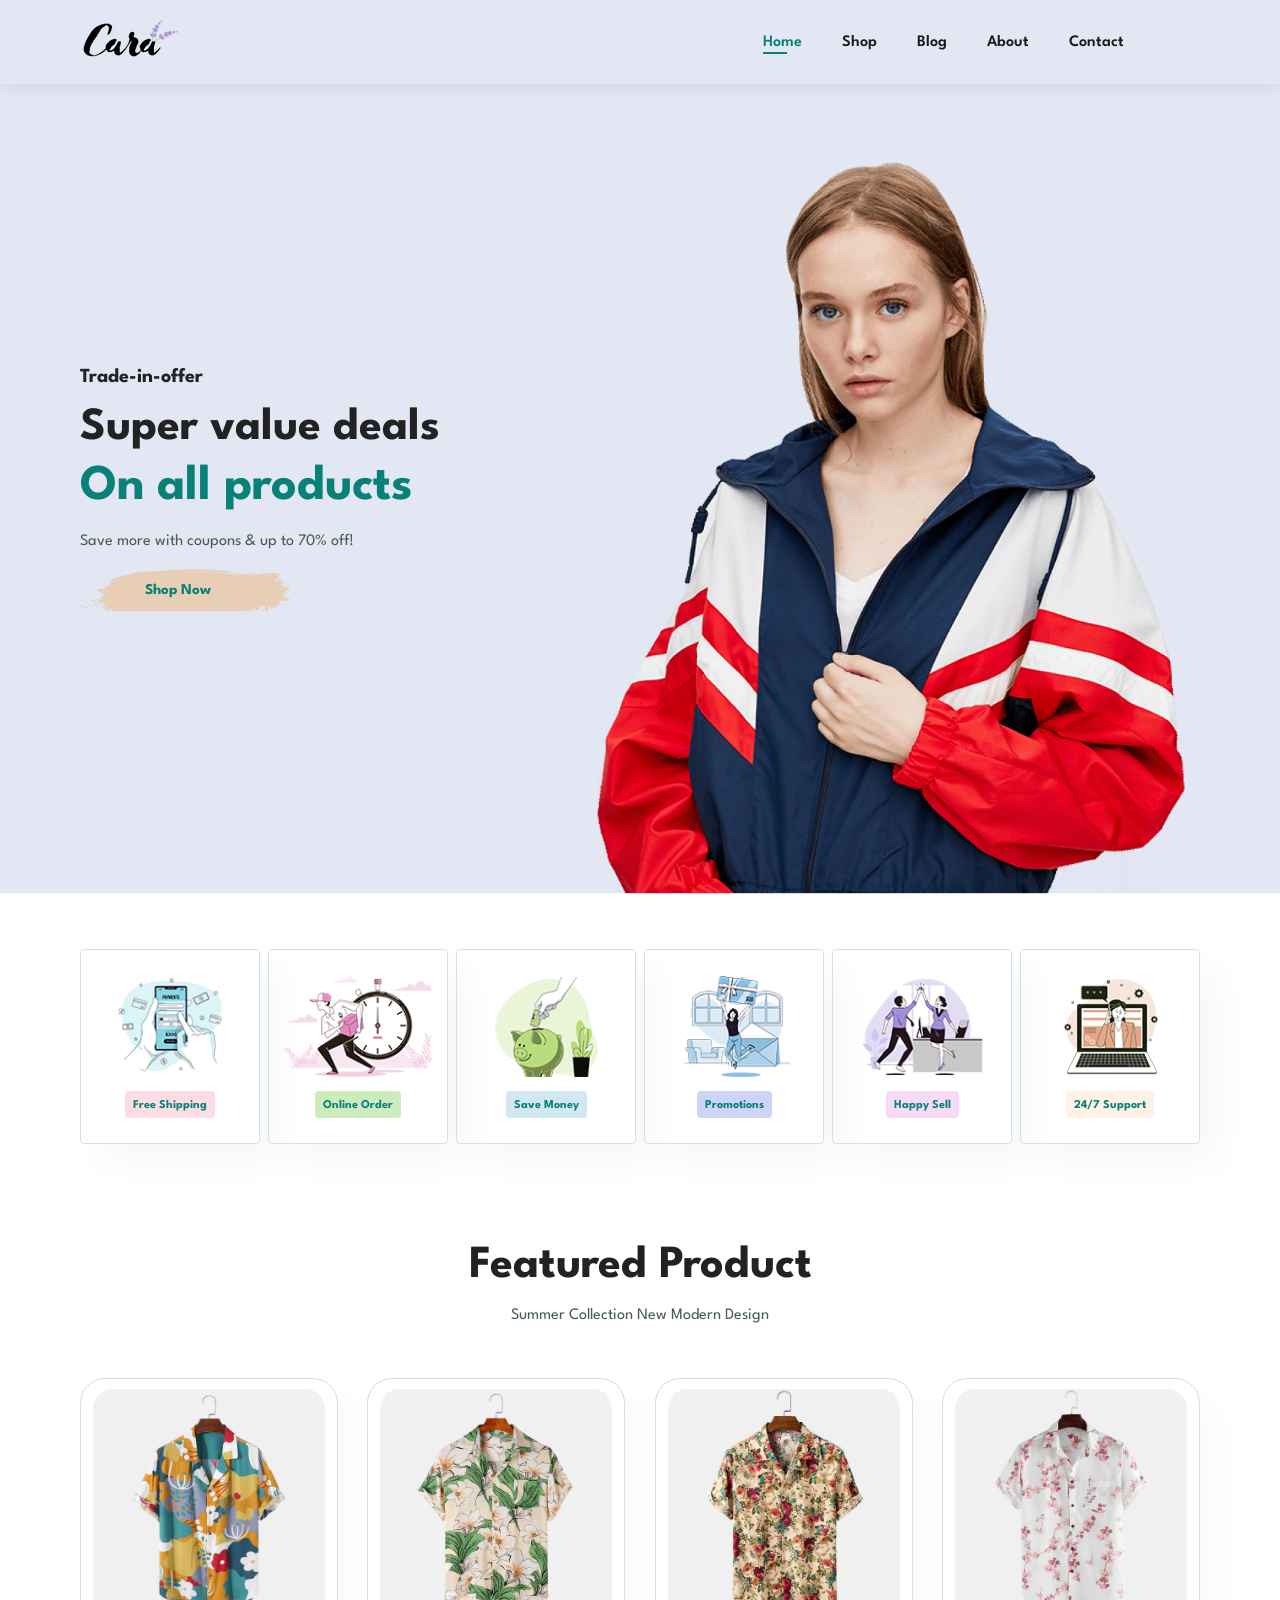
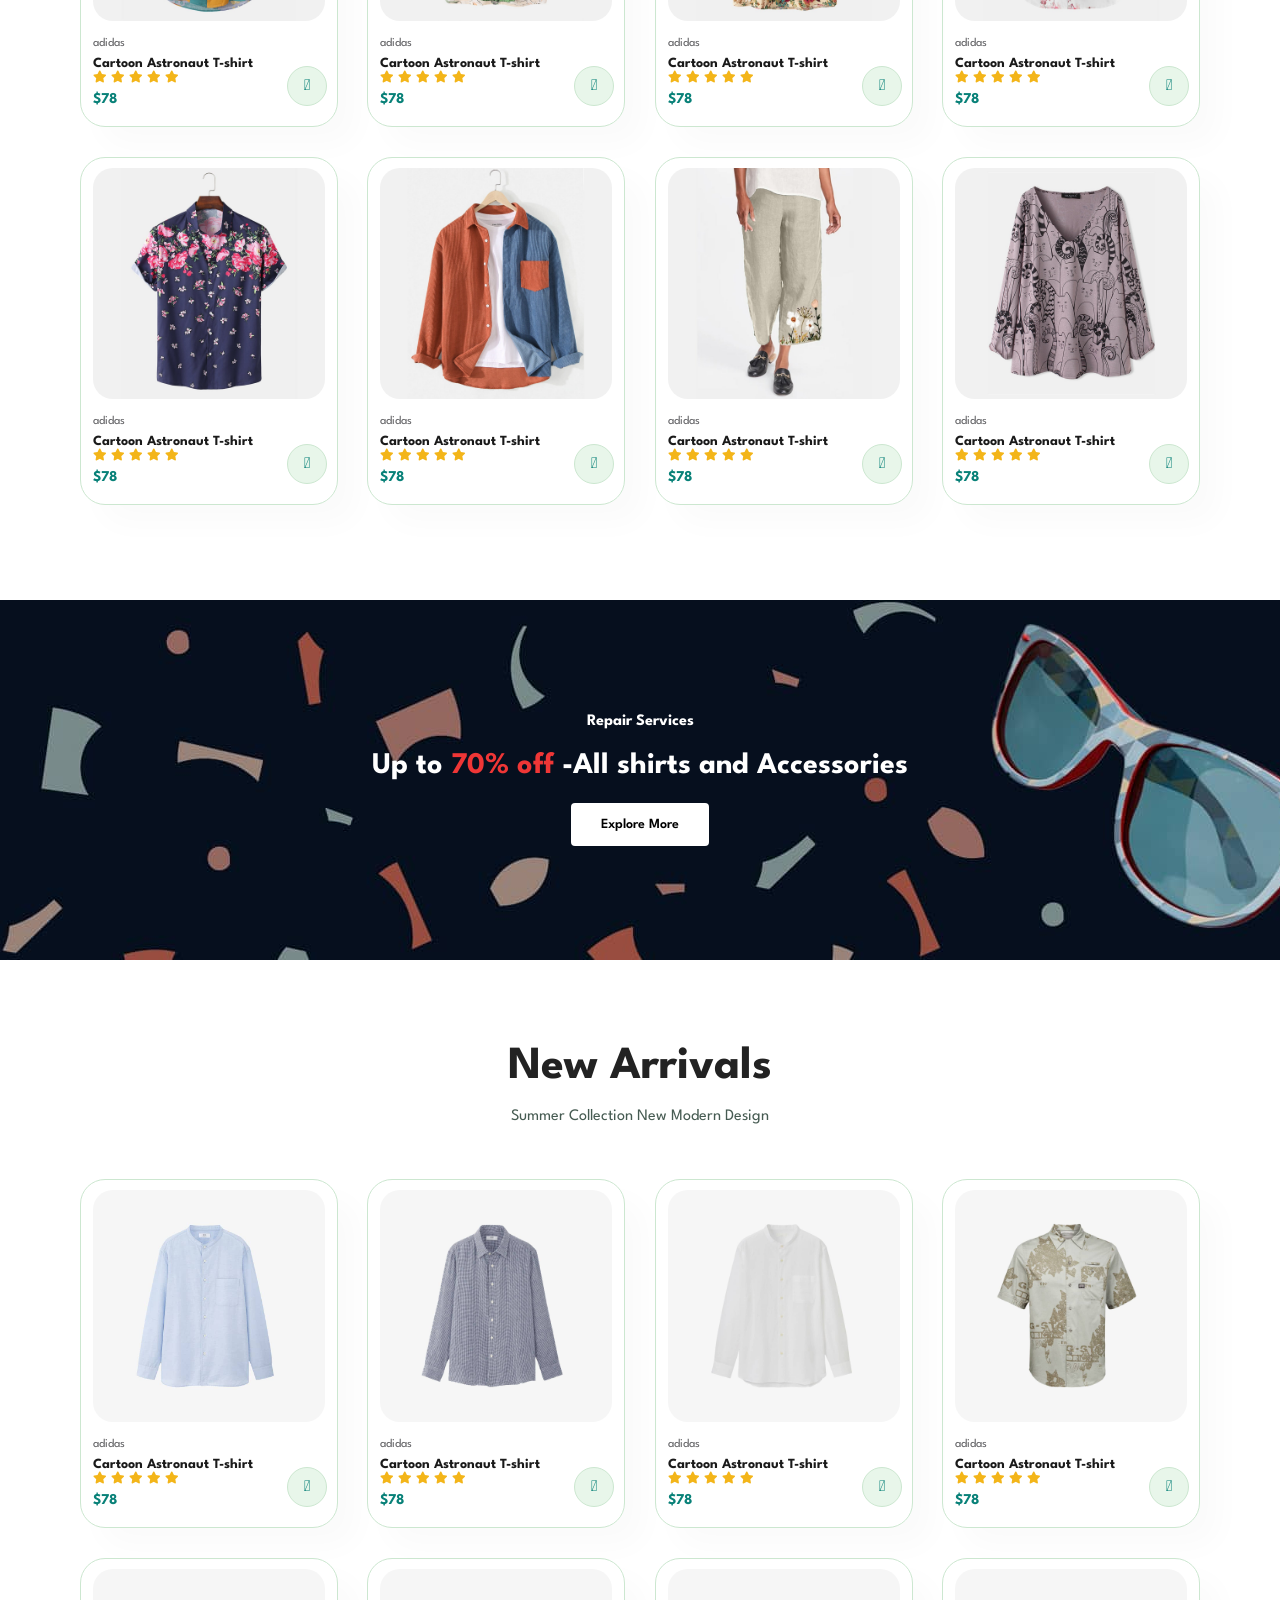
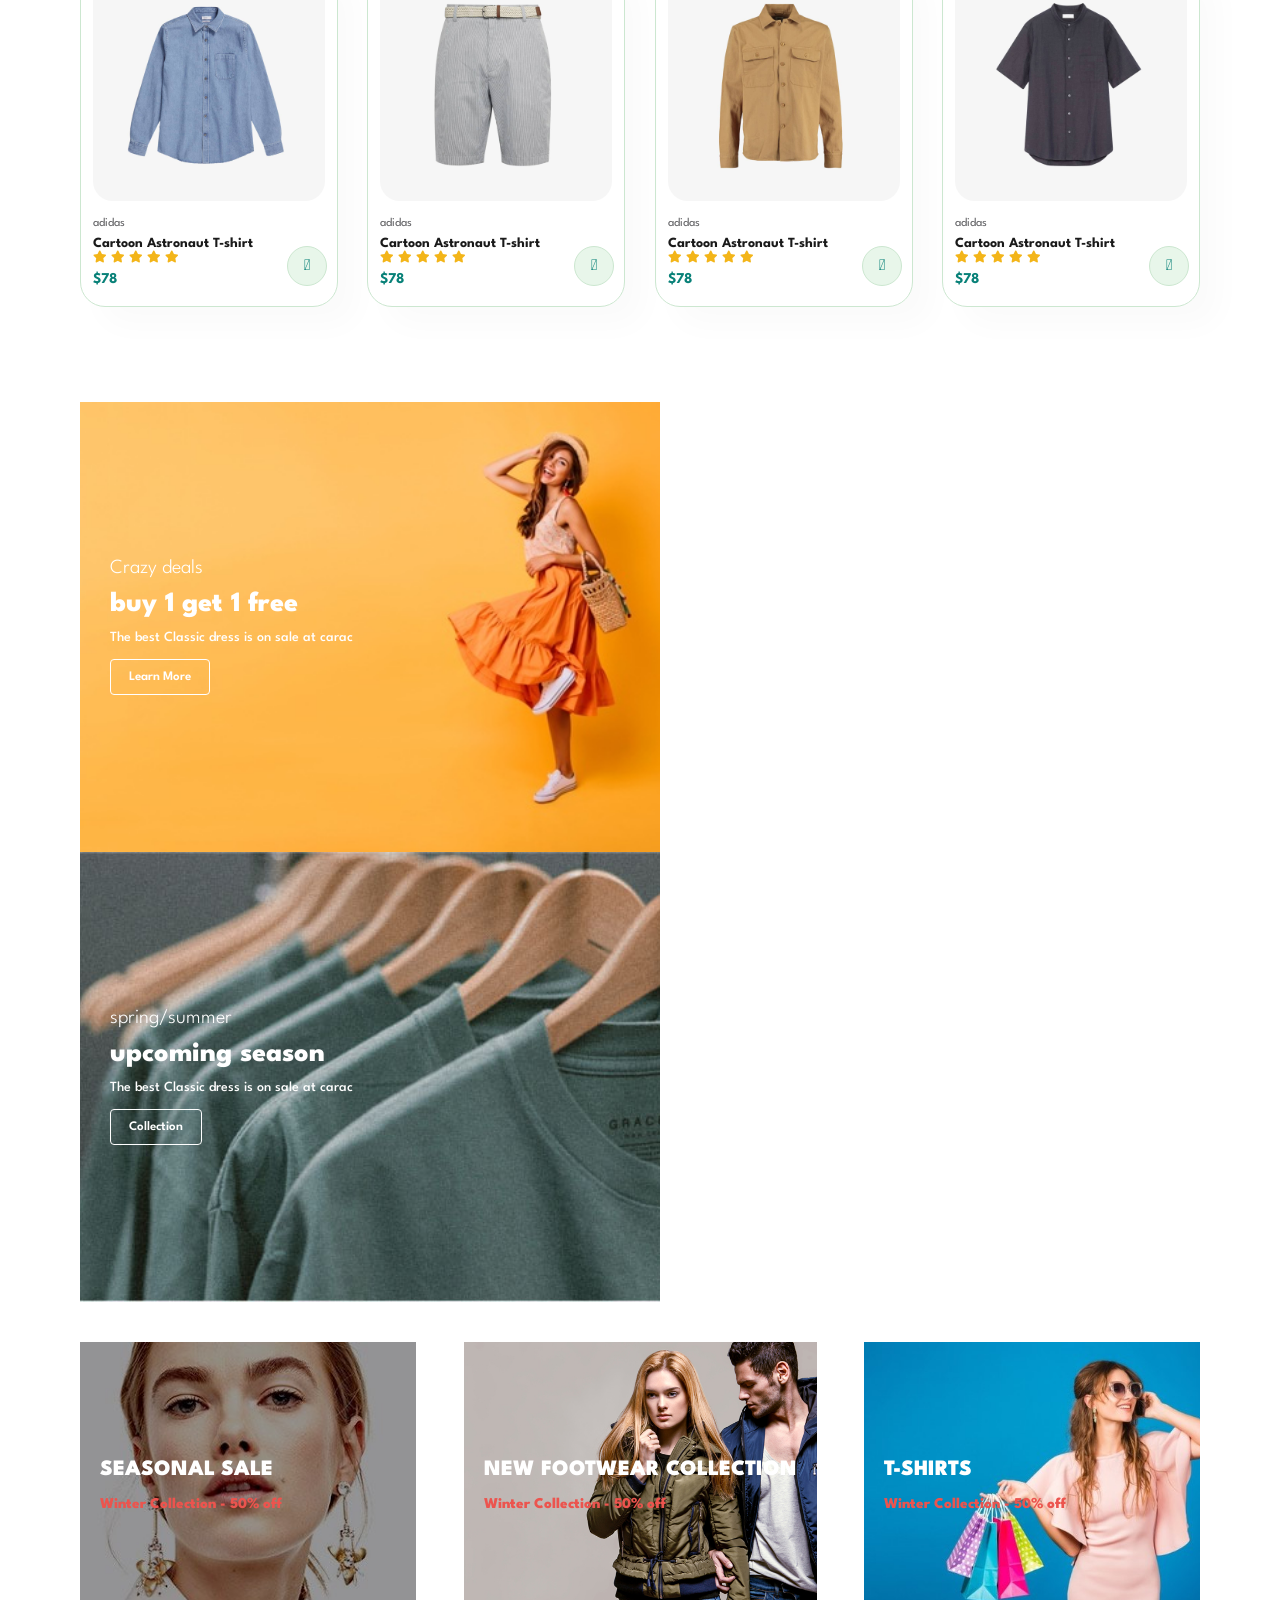
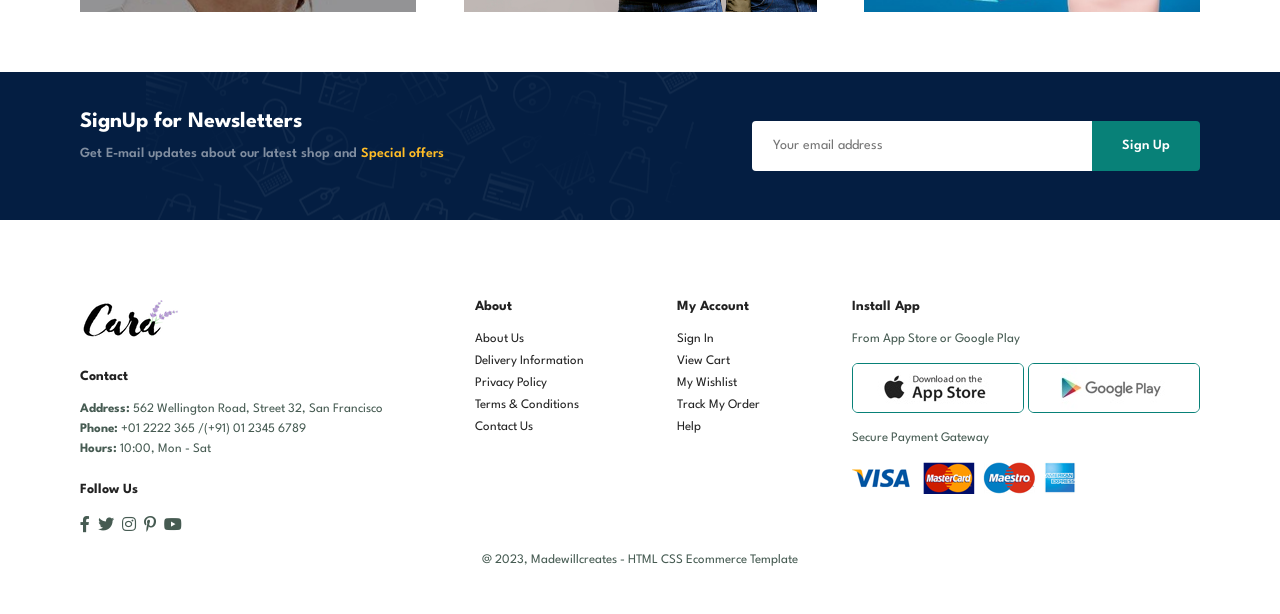
<file: index.html>
<!DOCTYPE html>
<html lang="en">
<head>
    <meta charset="UTF-8">
    <meta name="viewport" content="width=device-width, initial-scale=1.0">
    <title>Tech2etc Ecommerce Tutorial</title>
    <link rel="stylesheet" href="https://pro.fontawesome.com/releases/v5.10.0/css/all.css">
    <link rel="stylesheet" href="style.css">
</head>
<body>
    <section id="header">
        <a href="#"><img src="img/logo.png" class="logo" alt=""></a>
        <div>
            <ul id="navbar">
                <li><a class="active" href="index.html">Home</a></li>
                <li><a href="shop.html">Shop</a></li>
                <li><a href="blog.html">Blog</a></li>
                <li><a href="about.html">About</a></li>
                <li><a href="contact.html">Contact</a></li>
                <li id="lg-bag"><a href="cart.html"><i class="far fa-shopping-bag"></i></a></li>
                <a href="#" id="close"><i class="far fa-times"></i></a>
            </ul>
        </div>
        <div id="mobile">
            <a href="cart.html"><i class="far fa-shopping-bag"></i></a>
            <i id="bar" class="fas fa-outdent"></i>
        </div>
    </section>
    <section id="hero">
        <h4>Trade-in-offer</h4>
        <h2>Super value deals</h2>
        <h1>On all products</h1>
        <p>Save more with coupons & up to 70% off!</p>
        <button>Shop Now</button>
    </section>
    <section id="feature" class="section-p1">
        <div class="fe-box">
            <img src="img/feature/f1.png" alt="feature1">
            <h6>Free Shipping</h6>
        </div>
        <div class="fe-box">
            <img src="img/feature/f2.png" alt="feature2">
            <h6>Online Order</h6>
        </div>
        <div class="fe-box">
            <img src="img/feature/f3.png" alt="feature3">
            <h6>Save Money</h6>
        </div>
        <div class="fe-box">
            <img src="img/feature/f4.png" alt="feature4">
            <h6>Promotions</h6>
        </div>
        <div class="fe-box">
            <img src="img/feature/f5.png" alt="feature5">
            <h6>Happy Sell</h6>
        </div>
        <div class="fe-box">
            <img src="img/feature/f6.png" alt="feature6">
            <h6>24/7 Support</h6>
        </div>
    </section>
    <section id="product1" class="section-p1">
        <h2>Featured Product</h2>
        <p>Summer Collection New Modern Design</p>
        <div class="pro-container">
            <div class="pro">
                <img src="img/product1/p1.jpg" alt="Product 1">
                <div class="des">
                    <span>adidas</span>
                    <h5>Cartoon Astronaut T-shirt</h5>
                    <div class="star">
                        <i class="fas fa-star"></i>
                        <i class="fas fa-star"></i>
                        <i class="fas fa-star"></i>
                        <i class="fas fa-star"></i>
                        <i class="fas fa-star"></i>
                    </div>
                    <h4>$78</h4>
                </div>
                <a href="#">
                    <i class="fal fa-shopping-cart cart"></i>
                </a>
            </div>
            <div class="pro">
                <img src="img/product1/p2.jpg" alt="">
                <div class="des">
                    <span>adidas</span>
                    <h5>Cartoon Astronaut T-shirt</h5>
                    <div class="star">
                        <i class="fas fa-star"></i>
                        <i class="fas fa-star"></i>
                        <i class="fas fa-star"></i>
                        <i class="fas fa-star"></i>
                        <i class="fas fa-star"></i>
                    </div>
                    <h4>$78</h4>
                </div>
                <a href="#">
                    <i class="fal fa-shopping-cart cart"></i>
                </a>
            </div>
            <div class="pro">
                <img src="img/product1/p3.jpg" alt="Product 3">
                <div class="des">
                    <span>adidas</span>
                    <h5>Cartoon Astronaut T-shirt</h5>
                    <div class="star">
                        <i class="fas fa-star"></i>
                        <i class="fas fa-star"></i>
                        <i class="fas fa-star"></i>
                        <i class="fas fa-star"></i>
                        <i class="fas fa-star"></i>
                    </div>
                    <h4>$78</h4>
                </div>
                <a href="#">
                    <i class="fal fa-shopping-cart cart"></i>
                </a>
            </div>
            <div class="pro">
                <img src="img/product1/p4.jpg" alt="Product 4">
                <div class="des">
                    <span>adidas</span>
                    <h5>Cartoon Astronaut T-shirt</h5>
                    <div class="star">
                        <i class="fas fa-star"></i>
                        <i class="fas fa-star"></i>
                        <i class="fas fa-star"></i>
                        <i class="fas fa-star"></i>
                        <i class="fas fa-star"></i>
                    </div>
                    <h4>$78</h4>
                </div>
                <a href="#">
                    <i class="fal fa-shopping-cart cart"></i>
                </a>
            </div>
            <div class="pro">
                <img src="img/product1/p5.jpg" alt="Product 5">
                <div class="des">
                    <span>adidas</span>
                    <h5>Cartoon Astronaut T-shirt</h5>
                    <div class="star">
                        <i class="fas fa-star"></i>
                        <i class="fas fa-star"></i>
                        <i class="fas fa-star"></i>
                        <i class="fas fa-star"></i>
                        <i class="fas fa-star"></i>
                    </div>
                    <h4>$78</h4>
                </div>
                <a href="#">
                    <i class="fal fa-shopping-cart cart"></i>
                </a>
            </div>
            <div class="pro">
                <img src="img/product1/p6.jpg" alt="Product 6">
                <div class="des">
                    <span>adidas</span>
                    <h5>Cartoon Astronaut T-shirt</h5>
                    <div class="star">
                        <i class="fas fa-star"></i>
                        <i class="fas fa-star"></i>
                        <i class="fas fa-star"></i>
                        <i class="fas fa-star"></i>
                        <i class="fas fa-star"></i>
                    </div>
                    <h4>$78</h4>
                </div>
                <a href="#">
                    <i class="fal fa-shopping-cart cart"></i>
                </a>
            </div>
            <div class="pro">
                <img src="img/product1/p7.jpg" alt="Product 7">
                <div class="des">
                    <span>adidas</span>
                    <h5>Cartoon Astronaut T-shirt</h5>
                    <div class="star">
                        <i class="fas fa-star"></i>
                        <i class="fas fa-star"></i>
                        <i class="fas fa-star"></i>
                        <i class="fas fa-star"></i>
                        <i class="fas fa-star"></i>
                    </div>
                    <h4>$78</h4>
                </div>
                <a href="#">
                    <i class="fal fa-shopping-cart cart"></i>
                </a>
            </div>
            <div class="pro">
                <img src="img/product1/p8.jpg" alt="Product 8">
                <div class="des">
                    <span>adidas</span>
                    <h5>Cartoon Astronaut T-shirt</h5>
                    <div class="star">
                        <i class="fas fa-star"></i>
                        <i class="fas fa-star"></i>
                        <i class="fas fa-star"></i>
                        <i class="fas fa-star"></i>
                        <i class="fas fa-star"></i>
                    </div>
                    <h4>$78</h4>
                </div>
                <a href="#">
                    <i class="fal fa-shopping-cart cart"></i>
                </a>
            </div>

        </div>
    </section>
    <section id="banner" class="section-m1">
        <h4>Repair Services</h4>
        <h2>Up to
            <span>70% off</span>
            -All shirts and Accessories
        </h2>
        <button class="normal">Explore More</button>
    </section>
    <section id="product1" class="section-p1">
        <h2>New Arrivals</h2>
        <p>Summer Collection New Modern Design</p>
        <div class="pro-container">
            <div class="pro">
                <img src="img/product2/n1.jpg" alt="Product 1">
                <div class="des">
                    <span>adidas</span>
                    <h5>Cartoon Astronaut T-shirt</h5>
                    <div class="star">
                        <i class="fas fa-star"></i>
                        <i class="fas fa-star"></i>
                        <i class="fas fa-star"></i>
                        <i class="fas fa-star"></i>
                        <i class="fas fa-star"></i>
                    </div>
                    <h4>$78</h4>
                </div>
                <a href="#">
                    <i class="fal fa-shopping-cart cart"></i>
                </a>
            </div>
            <div class="pro">
                <img src="img/product2/n2.jpg" alt="">
                <div class="des">
                    <span>adidas</span>
                    <h5>Cartoon Astronaut T-shirt</h5>
                    <div class="star">
                        <i class="fas fa-star"></i>
                        <i class="fas fa-star"></i>
                        <i class="fas fa-star"></i>
                        <i class="fas fa-star"></i>
                        <i class="fas fa-star"></i>
                    </div>
                    <h4>$78</h4>
                </div>
                <a href="#">
                    <i class="fal fa-shopping-cart cart"></i>
                </a>
            </div>
            <div class="pro">
                <img src="img/product2/n3.jpg" alt="Product 3">
                <div class="des">
                    <span>adidas</span>
                    <h5>Cartoon Astronaut T-shirt</h5>
                    <div class="star">
                        <i class="fas fa-star"></i>
                        <i class="fas fa-star"></i>
                        <i class="fas fa-star"></i>
                        <i class="fas fa-star"></i>
                        <i class="fas fa-star"></i>
                    </div>
                    <h4>$78</h4>
                </div>
                <a href="#">
                    <i class="fal fa-shopping-cart cart"></i>
                </a>
            </div>
            <div class="pro">
                <img src="img/product2/n4.jpg" alt="Product 4">
                <div class="des">
                    <span>adidas</span>
                    <h5>Cartoon Astronaut T-shirt</h5>
                    <div class="star">
                        <i class="fas fa-star"></i>
                        <i class="fas fa-star"></i>
                        <i class="fas fa-star"></i>
                        <i class="fas fa-star"></i>
                        <i class="fas fa-star"></i>
                    </div>
                    <h4>$78</h4>
                </div>
                <a href="#">
                    <i class="fal fa-shopping-cart cart"></i>
                </a>
            </div>
            <div class="pro">
                <img src="img/product2/n5.jpg" alt="Product 5">
                <div class="des">
                    <span>adidas</span>
                    <h5>Cartoon Astronaut T-shirt</h5>
                    <div class="star">
                        <i class="fas fa-star"></i>
                        <i class="fas fa-star"></i>
                        <i class="fas fa-star"></i>
                        <i class="fas fa-star"></i>
                        <i class="fas fa-star"></i>
                    </div>
                    <h4>$78</h4>
                </div>
                <a href="#">
                    <i class="fal fa-shopping-cart cart"></i>
                </a>
            </div>
            <div class="pro">
                <img src="img/product2/n6.jpg" alt="Product 6">
                <div class="des">
                    <span>adidas</span>
                    <h5>Cartoon Astronaut T-shirt</h5>
                    <div class="star">
                        <i class="fas fa-star"></i>
                        <i class="fas fa-star"></i>
                        <i class="fas fa-star"></i>
                        <i class="fas fa-star"></i>
                        <i class="fas fa-star"></i>
                    </div>
                    <h4>$78</h4>
                </div>
                <a href="#">
                    <i class="fal fa-shopping-cart cart"></i>
                </a>
            </div>
            <div class="pro">
                <img src="img/product2/n7.jpg" alt="Product 7">
                <div class="des">
                    <span>adidas</span>
                    <h5>Cartoon Astronaut T-shirt</h5>
                    <div class="star">
                        <i class="fas fa-star"></i>
                        <i class="fas fa-star"></i>
                        <i class="fas fa-star"></i>
                        <i class="fas fa-star"></i>
                        <i class="fas fa-star"></i>
                    </div>
                    <h4>$78</h4>
                </div>
                <a href="#">
                    <i class="fal fa-shopping-cart cart"></i>
                </a>
            </div>
            <div class="pro">
                <img src="img/product2/n8.jpg" alt="Product 8">
                <div class="des">
                    <span>adidas</span>
                    <h5>Cartoon Astronaut T-shirt</h5>
                    <div class="star">
                        <i class="fas fa-star"></i>
                        <i class="fas fa-star"></i>
                        <i class="fas fa-star"></i>
                        <i class="fas fa-star"></i>
                        <i class="fas fa-star"></i>
                    </div>
                    <h4>$78</h4>
                </div>
                <a href="#">
                    <i class="fal fa-shopping-cart cart"></i>
                </a>
            </div>

        </div>
    </section>
    <section id="sm-banner" class="section-p1">
        <div class="banner-box">
            <h4>Crazy deals</h4>
            <h2>buy 1 get 1 free</h2>
            <span>The best Classic dress is on sale at carac</span>
            <button class="white">Learn More</button>
        </div>
        <div class="banner-box banner-box2">
            <h4>spring/summer</h4>
            <h2>upcoming season</h2>
            <span>The best Classic dress is on sale at carac</span>
            <button class="white">Collection</button>
        </div>
    </section>
    <section id="banner3">
        <div class="banner-box">
            <h2>SEASONAL SALE</h2>
            <h3>Winter Collection - 50% off</h3>
        </div>
        <div class="banner-box banner-box2">
            <h2>NEW FOOTWEAR COLLECTION</h2>
            <h3>Winter Collection - 50% off</h3>
        </div>
        <div class="banner-box banner-box3">
            <h2>T-SHIRTS</h2>
            <h3>Winter Collection - 50% off</h3>
        </div>
    </section>
    <section id="newsletter" class="section-p1 section-m1">
        <div class="newstext">
            <h4>SignUp for Newsletters</h4>
            <p>
                Get E-mail updates about our latest shop and
                <span>Special offers</span>
            </p>
        </div>
        <div class="form">
            <input type="text" placeholder="Your email address">
            <button class="normal">Sign Up</button>

        </div>
    </section>
    <footer class="section-p1"> 
        <div class="col">
            <img class="logo" src="img/logo.png" alt="logo">
            <h4>Contact</h4>
            <p>
                <strong>Address:</strong>
                562 Wellington Road, Street 32, San Francisco
            </p>
            <p>
                <strong>Phone:</strong>
                +01 2222 365 /(+91) 01 2345 6789
            </p>
            <p>
                <strong>Hours:</strong>
                10:00, Mon - Sat
            </p>
            <div class="follow">
                <h4>Follow Us</h4>
                <div class="icon">
                    <i class="fab fa-facebook-f"></i>
                    <i class="fab fa-twitter"></i>
                    <i class="fab fa-instagram"></i>
                    <i class="fab fa-pinterest-p"></i>
                    <i class="fab fa-youtube"></i>
                </div>
            </div>
        </div>
        <div class="col">
            <h4>About</h4>
            <a href="#">About Us</a>
            <a href="#">Delivery Information</a>
            <a href="#">Privacy Policy</a>
            <a href="#">Terms & Conditions</a>
            <a href="#">Contact Us</a>
        </div>
        <div class="col">
            <h4>My Account</h4>
            <a href="#">Sign In</a>
            <a href="#">View Cart</a>
            <a href="#">My Wishlist</a>
            <a href="#">Track My Order</a>
            <a href="#">Help</a>
        </div>
        <div class="col install">
            <h4>Install App</h4>
            <p>From App Store or Google Play</p>
            <div class="row">
                <img src="img/pay/app.jpg" alt="app">
                <img src="img/pay/play.jpg" alt="play">
            </div>
            <p>Secure Payment Gateway</p>
            <img src="img/pay/pay.png" alt="payment">
        </div>
        <div class="copyright">
            <p>@ 2023, Madewillcreates - HTML CSS Ecommerce Template</p>
        </div>
    </footer>
    <script src="script.js"></script>
</body>
</html>
</file>
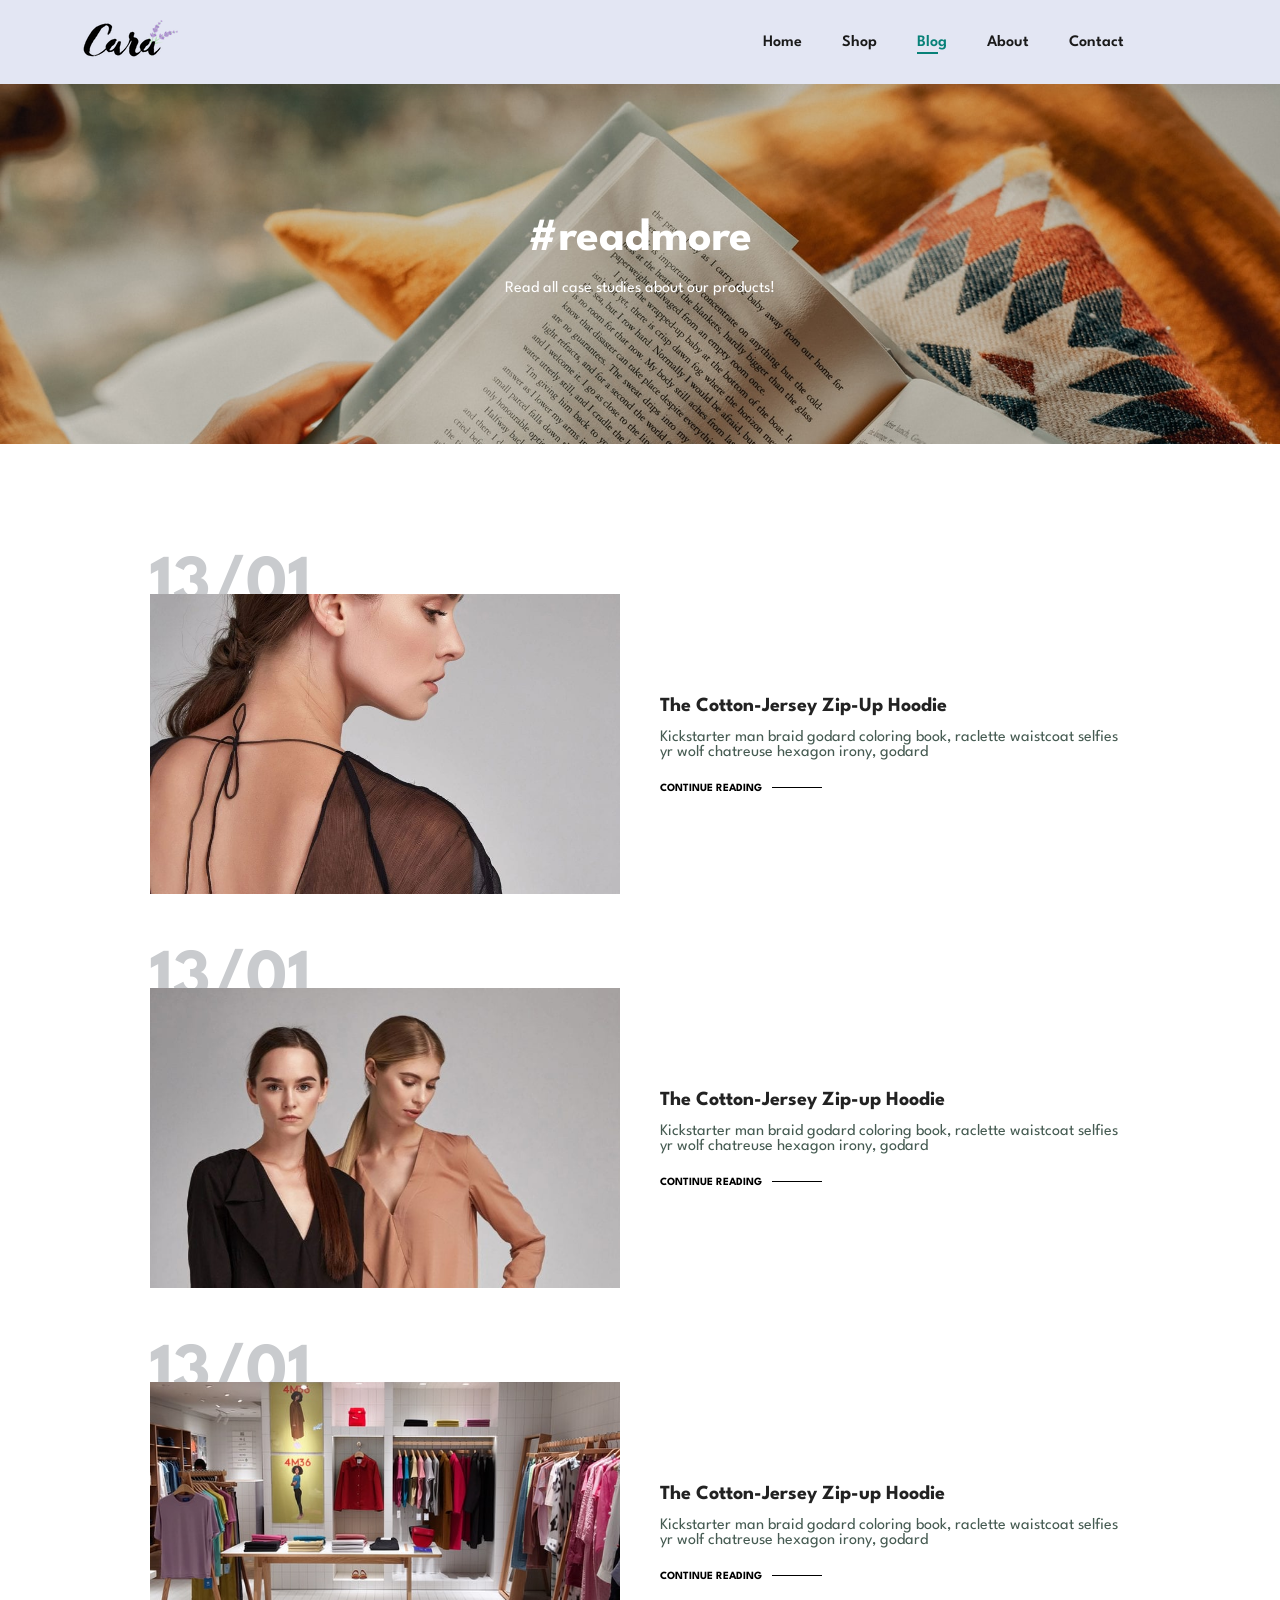
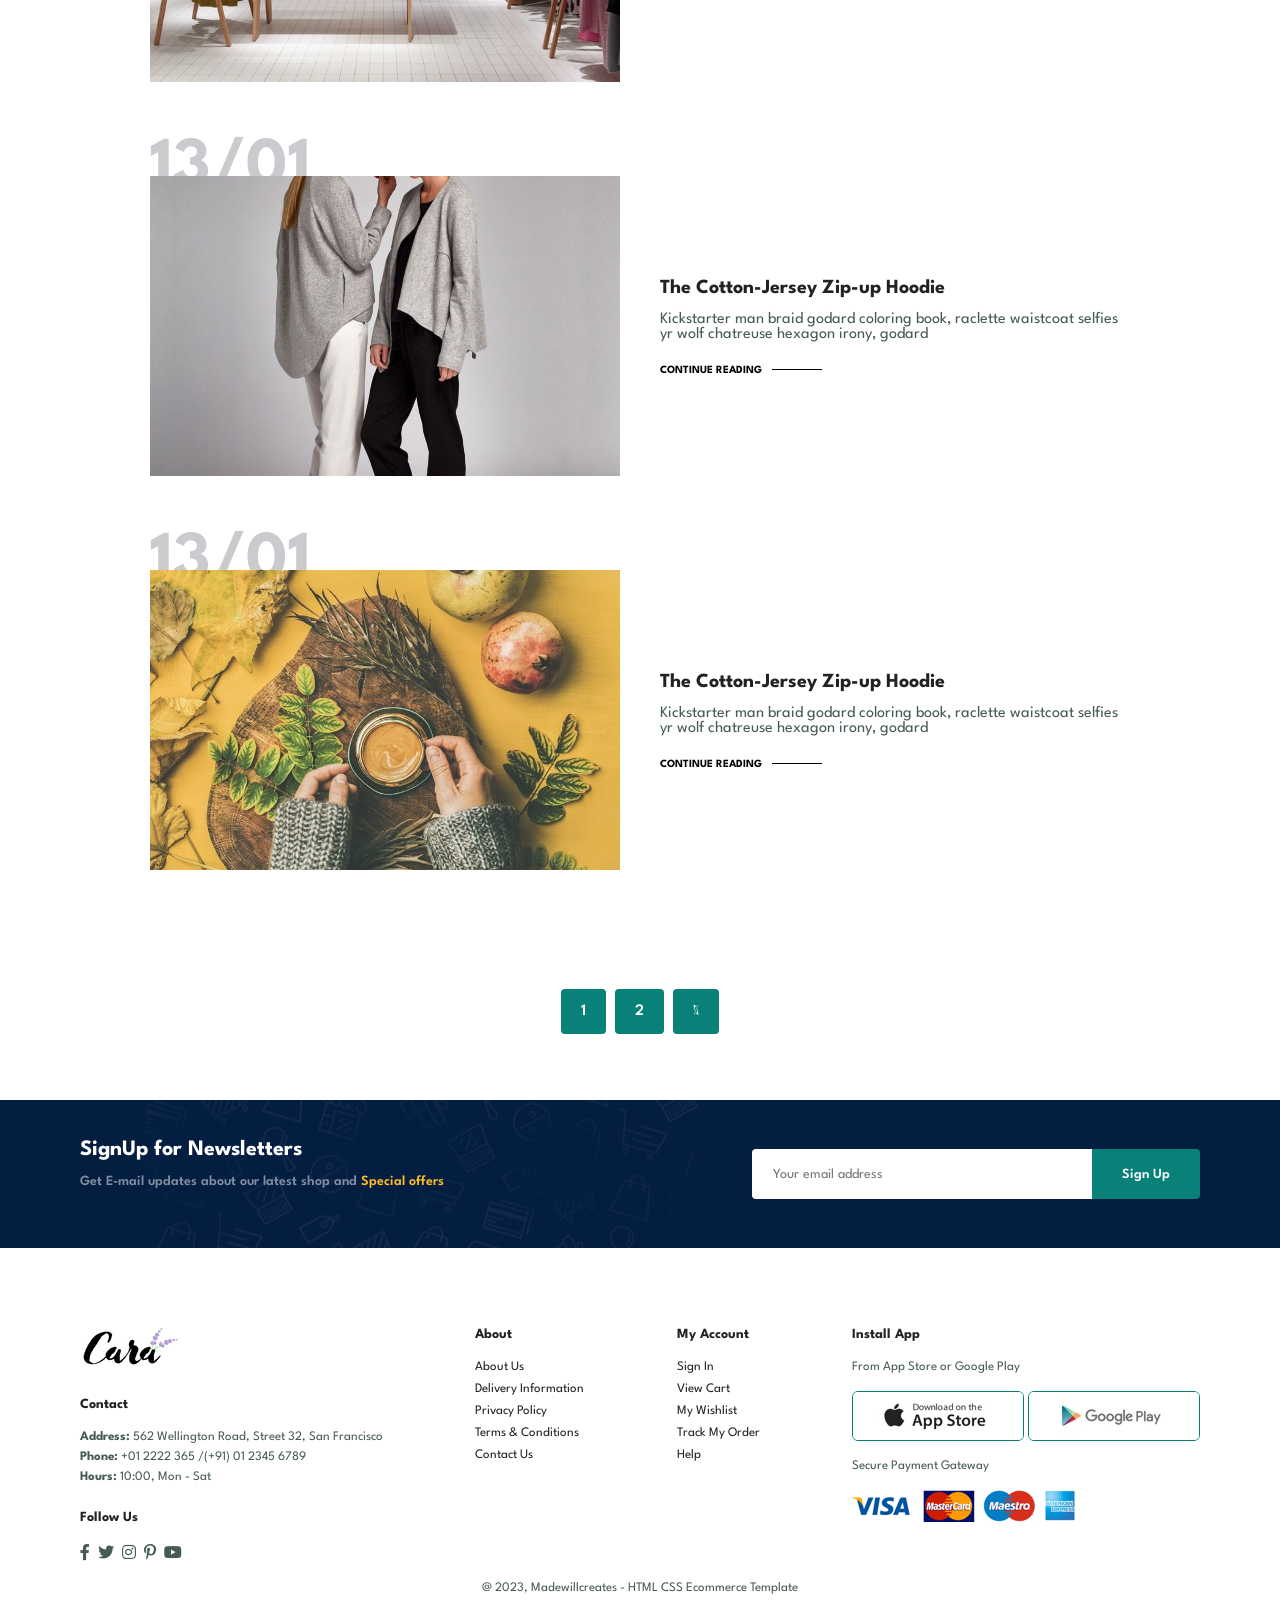
<file: blog.html>
<!DOCTYPE html>
<html lang="en">
<head>
    <meta charset="UTF-8">
    <meta name="viewport" content="width=device-width, initial-scale=1.0">
    <title>Tech2etc Ecommerce Tutorial</title>
    <link rel="stylesheet" href="https://pro.fontawesome.com/releases/v5.10.0/css/all.css">
    <link rel="stylesheet" href="style.css">
    <link rel="stylesheet" href="blog.css">
    <link rel="stylesheet" href="shop.css">
</head>
<body>
    <section id="header">
        <a href="#"><img src="img/logo.png" class="logo" alt=""></a>
        <div>
            <ul id="navbar">
                <li><a href="index.html">Home</a></li>
                <li><a href="shop.html">Shop</a></li>
                <li><a class="active" href="blog.html">Blog</a></li>
                <li><a href="about.html">About</a></li>
                <li><a href="contact.html">Contact</a></li>
                <li id="lg-bag"><a href="cart.html"><i class="far fa-shopping-bag"></i></a></li>
                <a href="#" id="close"><i class="far fa-times"></i></a>
            </ul>
        </div>
        <div id="mobile">
            <a href="cart.html"><i class="far fa-shopping-bag"></i></a>
            <i id="bar" class="fas fa-outdent"></i>
        </div>
    </section>
    <section id="page-header" class="blog-header">
        <h2>#readmore</h2>
        <p>Read all case studies about our products!</p>
    </section>
    <section id="blog">
        <div class="blog-box">
            <div class="blog-img">
                <img src="img/blog/bl1.jpg" alt="Blog Image">
            </div>
            <div class="blog-details">
                <h4>The Cotton-Jersey Zip-Up Hoodie</h4>
                <p>Kickstarter man braid godard coloring book, raclette waistcoat selfies yr wolf chatreuse hexagon irony, godard</p>
                <a href="#" class="normal">CONTINUE READING</a>
            </div>
            <h1>13/01</h1>
        </div>
        <div class="blog-box">
            <div class="blog-img">
                <img src="img/blog/bl2.jpg" alt="Blog Image">
            </div>
            <div class="blog-details">
                <h4>The Cotton-Jersey Zip-up Hoodie</h4>
                <p>Kickstarter man braid godard coloring book, raclette waistcoat selfies yr wolf chatreuse hexagon irony, godard</p>
                <a href="#" class="normal">CONTINUE READING</a>
            </div>
            <h1>13/01</h1>
        </div>
        <div class="blog-box">
            <div class="blog-img">
                <img src="img/blog/bl3.jpg" alt="Blog Image">
            </div>
            <div class="blog-details">
                <h4>The Cotton-Jersey Zip-up Hoodie</h4>
                <p>Kickstarter man braid godard coloring book, raclette waistcoat selfies yr wolf chatreuse hexagon irony, godard</p>
                <a href="#" class="normal">CONTINUE READING</a>
            </div>
            <h1>13/01</h1>
        </div>
        <div class="blog-box">
            <div class="blog-img">
                <img src="img/blog/bl4.jpg" alt="Blog Image">
            </div>
            <div class="blog-details">
                <h4>The Cotton-Jersey Zip-up Hoodie</h4>
                <p>Kickstarter man braid godard coloring book, raclette waistcoat selfies yr wolf chatreuse hexagon irony, godard</p>
                <a href="#" class="normal">CONTINUE READING</a>
            </div>
            <h1>13/01</h1>
        </div>
        <div class="blog-box">
            <div class="blog-img">
                <img src="img/blog/bl6.jpg" alt="Blog Image">
            </div>
            <div class="blog-details">
                <h4>The Cotton-Jersey Zip-up Hoodie</h4>
                <p>Kickstarter man braid godard coloring book, raclette waistcoat selfies yr wolf chatreuse hexagon irony, godard</p>
                <a href="#" class="normal">CONTINUE READING</a>
            </div>
            <h1>13/01</h1>
        </div>
    </section>

    <section id="pagination" class="section-p1">
        <a href="">1</a>
        <a href="">2</a>
        <a href="">
            <i class="fal fa-long-arrow-alt-right"></i>
        </a>
    </section>
    <section id="newsletter" class="section-p1 section-m1">
        <div class="newstext">
            <h4>SignUp for Newsletters</h4>
            <p>
                Get E-mail updates about our latest shop and
                <span>Special offers</span>
            </p>
        </div>
        <div class="form">
            <input type="text" placeholder="Your email address">
            <button class="normal">Sign Up</button>

        </div>
    </section>
    <footer class="section-p1"> 
        <div class="col">
            <img class="logo" src="img/logo.png" alt="logo">
            <h4>Contact</h4>
            <p>
                <strong>Address:</strong>
                562 Wellington Road, Street 32, San Francisco
            </p>
            <p>
                <strong>Phone:</strong>
                +01 2222 365 /(+91) 01 2345 6789
            </p>
            <p>
                <strong>Hours:</strong>
                10:00, Mon - Sat
            </p>
            <div class="follow">
                <h4>Follow Us</h4>
                <div class="icon">
                    <i class="fab fa-facebook-f"></i>
                    <i class="fab fa-twitter"></i>
                    <i class="fab fa-instagram"></i>
                    <i class="fab fa-pinterest-p"></i>
                    <i class="fab fa-youtube"></i>
                </div>
            </div>
        </div>
        <div class="col">
            <h4>About</h4>
            <a href="#">About Us</a>
            <a href="#">Delivery Information</a>
            <a href="#">Privacy Policy</a>
            <a href="#">Terms & Conditions</a>
            <a href="#">Contact Us</a>
        </div>
        <div class="col">
            <h4>My Account</h4>
            <a href="#">Sign In</a>
            <a href="#">View Cart</a>
            <a href="#">My Wishlist</a>
            <a href="#">Track My Order</a>
            <a href="#">Help</a>
        </div>
        <div class="col install">
            <h4>Install App</h4>
            <p>From App Store or Google Play</p>
            <div class="row">
                <img src="img/pay/app.jpg" alt="app">
                <img src="img/pay/play.jpg" alt="play">
            </div>
            <p>Secure Payment Gateway</p>
            <img src="img/pay/pay.png" alt="payment">
        </div>
        <div class="copyright">
            <p>@ 2023, Madewillcreates - HTML CSS Ecommerce Template</p>
        </div>
    </footer>
    <script src="script.js"></script>
</body>
</html>
</file>
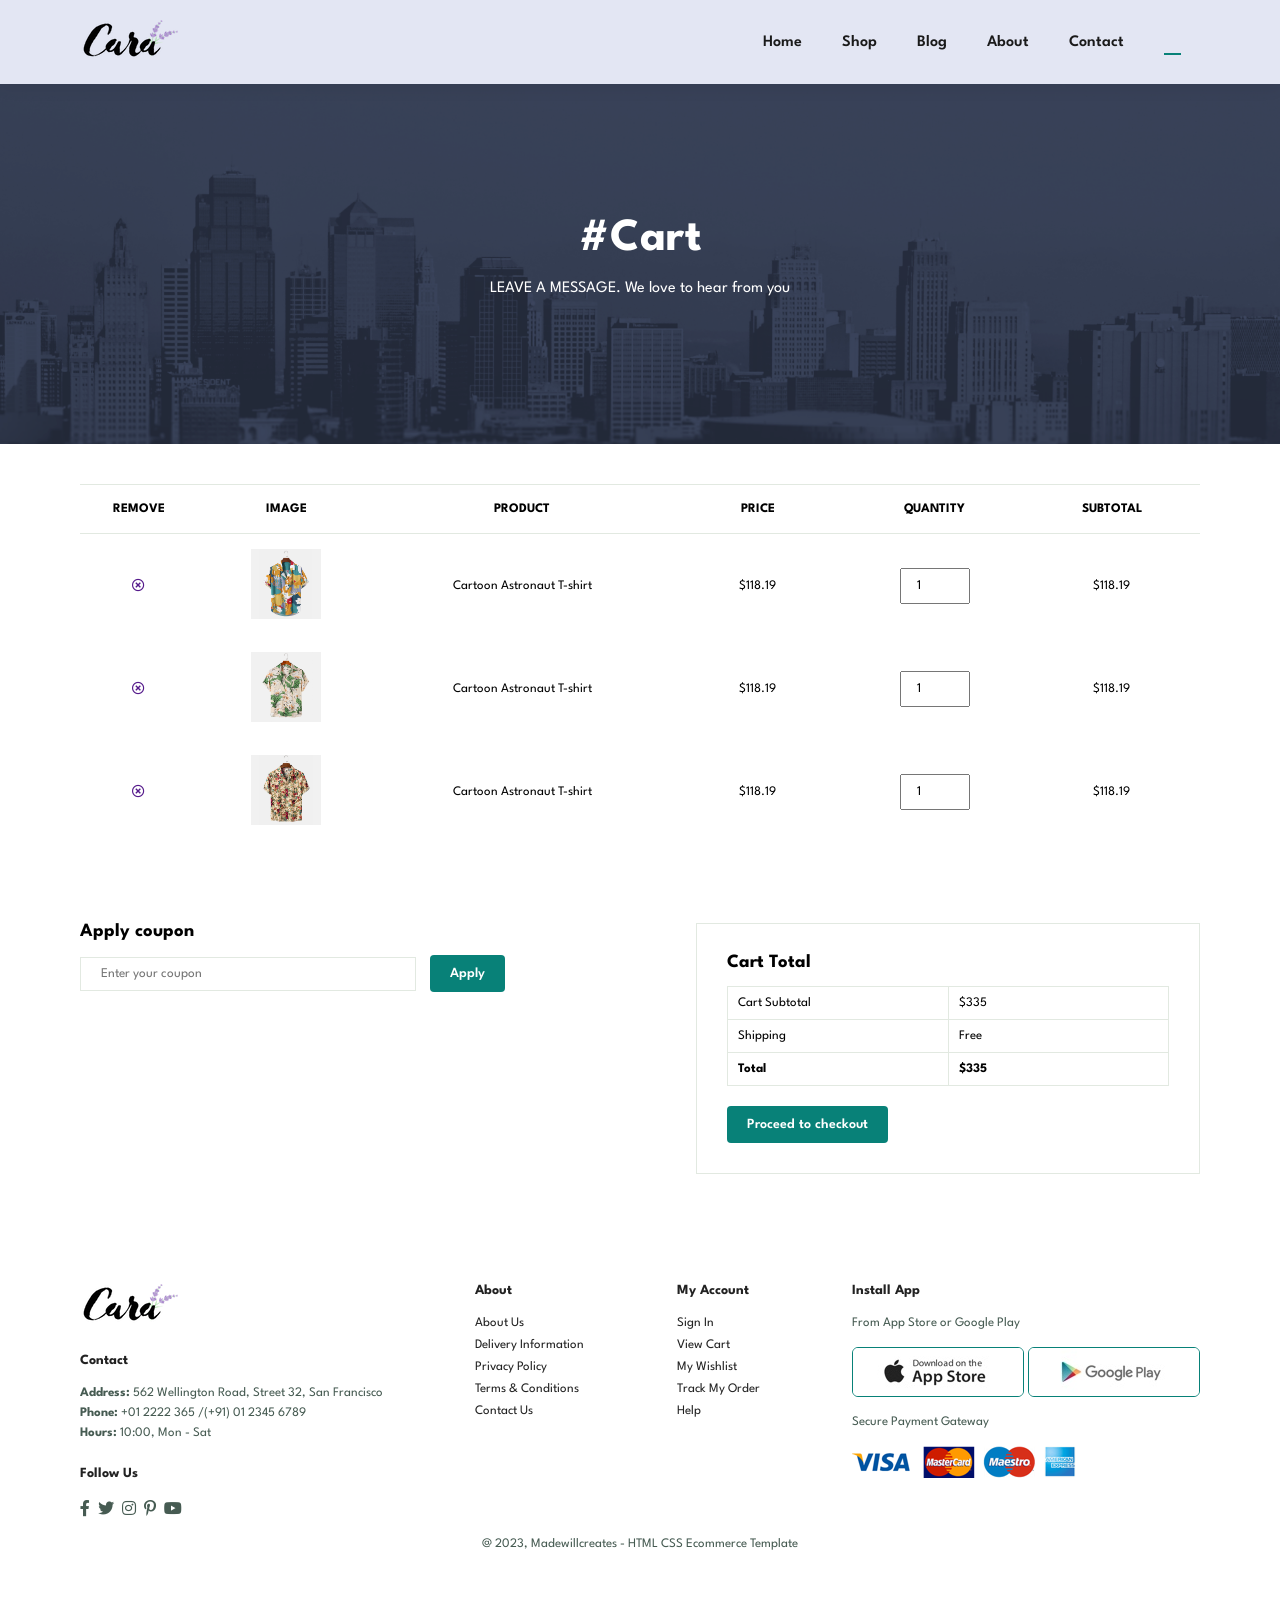
<file: cart.html>
<!DOCTYPE html>
<html lang="en">
<head>
    <meta charset="UTF-8">
    <meta name="viewport" content="width=device-width, initial-scale=1.0">
    <title>Document</title>
    <link rel="stylesheet" href="https://pro.fontawesome.com/releases/v5.10.0/css/all.css">
    <link rel="stylesheet" href="contact.css">
    <link rel="stylesheet" href="style.css">
    <link rel="stylesheet" href="shop.css">
    <link rel="stylesheet" href="about.css">
    <link rel="stylesheet" href="blog.css">
    <link rel="stylesheet" href="cart.css">
</head>
<body>
    <section id="header">
        <a href="#"><img src="img/logo.png" class="logo" alt=""></a>
        <div>
            <ul id="navbar">
                <li><a href="index.html">Home</a></li>
                <li><a href="shop.html">Shop</a></li>
                <li><a href="blog.html">Blog</a></li>
                <li><a href="about.html">About</a></li>
                <li><a href="contact.html">Contact</a></li>
                <li id="lg-bag"><a class="active" href="cart.html"><i class="far fa-shopping-bag"></i></a></li>
                <a href="#" id="close"><i class="far fa-times"></i></a>
            </ul>
        </div>
        <div id="mobile">
            <a href="cart.html"><i class="far fa-shopping-bag"></i></a>
            <i id="bar" class="fas fa-outdent"></i>
        </div>
    </section>
    <section id="page-header" class="about-header">
        <h2>#Cart</h2>
        <p>LEAVE A MESSAGE. We love to hear from you</p>
    </section>
    <section id="cart" class="section-p1">
        <table width="100%">
            <thead>
                <tr>
                    <td>Remove</td>
                    <td>Image</td>
                    <td>Product</td>
                    <td>Price</td>
                    <td>Quantity</td>
                    <td>Subtotal</td>
                </tr>
            </thead>
            <tbody>
                <tr>
                    <td>
                        <a href="">
                            <i class="far fa-times-circle">
                            </i>
                        </a>
                    </td>
                    <td>
                        <img src="img/product1/p1.jpg" alt="">
                    </td>
                    <td>Cartoon Astronaut T-shirt</td>
                    <td>$118.19</td>
                    <td>
                        <input type="number" value="1">
                    </td>
                    <td>$118.19</td>
                </tr>
                <tr>
                    <td>
                        <a href="">
                            <i class="far fa-times-circle"></i>
                        </a>
                    </td>
                    <td>
                        <img src="img/product1/p2.jpg" alt="">
                    </td>
                    <td>Cartoon Astronaut T-shirt</td>
                    <td>$118.19</td>
                    <td>
                        <input type="number" value="1">
                    </td>
                    <td>$118.19</td>
                </tr>
                <tr>
                    <td>
                        <a href="">
                            <i class="far fa-times-circle"></i>
                        </a>
                    </td>
                    <td>
                        <img src="img/product1/p3.jpg" alt="">
                    </td>
                    <td>Cartoon Astronaut T-shirt</td>
                    <td>$118.19</td>
                    <td>
                        <input type="number" value="1">
                    </td>
                    <td>$118.19</td>
                </tr>
            </tbody>
        </table>
    </section>
    <section id="cart-add" class="section-p1">
        <div id="coupon">
            <h3>Apply coupon</h3>
            <div>
                <input type="text" placeholder="Enter your coupon">
                <button class="normal">Apply</button>
            </div>
        </div>
        <div id="subtotal">
            <h3>Cart Total</h3>
            <table>
                <tbody>
                    <tr>
                        <td>Cart Subtotal</td>
                        <td>$335</td>
                    </tr>
                    <tr>
                        <td>Shipping</td>
                        <td>Free</td>
                    </tr>
                    <tr>
                        <td>
                            <strong>Total</strong>
                        </td>
                        <td>
                            <strong>$335</strong>
                        </td>
                    </tr>
                </tbody>
            </table>
            <button class="normal">Proceed to checkout</button>
        </div>
    </section>
    <footer class="section-p1"> 
        <div class="col">
            <img class="logo" src="img/logo.png" alt="logo">
            <h4>Contact</h4>
            <p>
                <strong>Address:</strong>
                562 Wellington Road, Street 32, San Francisco
            </p>
            <p>
                <strong>Phone:</strong>
                +01 2222 365 /(+91) 01 2345 6789
            </p>
            <p>
                <strong>Hours:</strong>
                10:00, Mon - Sat
            </p>
            <div class="follow">
                <h4>Follow Us</h4>
                <div class="icon">
                    <i class="fab fa-facebook-f"></i>
                    <i class="fab fa-twitter"></i>
                    <i class="fab fa-instagram"></i>
                    <i class="fab fa-pinterest-p"></i>
                    <i class="fab fa-youtube"></i>
                </div>
            </div>
        </div>
        <div class="col">
            <h4>About</h4>
            <a href="#">About Us</a>
            <a href="#">Delivery Information</a>
            <a href="#">Privacy Policy</a>
            <a href="#">Terms & Conditions</a>
            <a href="#">Contact Us</a>
        </div>
        <div class="col">
            <h4>My Account</h4>
            <a href="#">Sign In</a>
            <a href="#">View Cart</a>
            <a href="#">My Wishlist</a>
            <a href="#">Track My Order</a>
            <a href="#">Help</a>
        </div>
        <div class="col install">
            <h4>Install App</h4>
            <p>From App Store or Google Play</p>
            <div class="row">
                <img src="img/pay/app.jpg" alt="app">
                <img src="img/pay/play.jpg" alt="play">
            </div>
            <p>Secure Payment Gateway</p>
            <img src="img/pay/pay.png" alt="payment">
        </div>
        <div class="copyright">
            <p>@ 2023, Madewillcreates - HTML CSS Ecommerce Template</p>
        </div>
    </footer>
    <script src="script.js"></script>
</body>
</html>
</file>
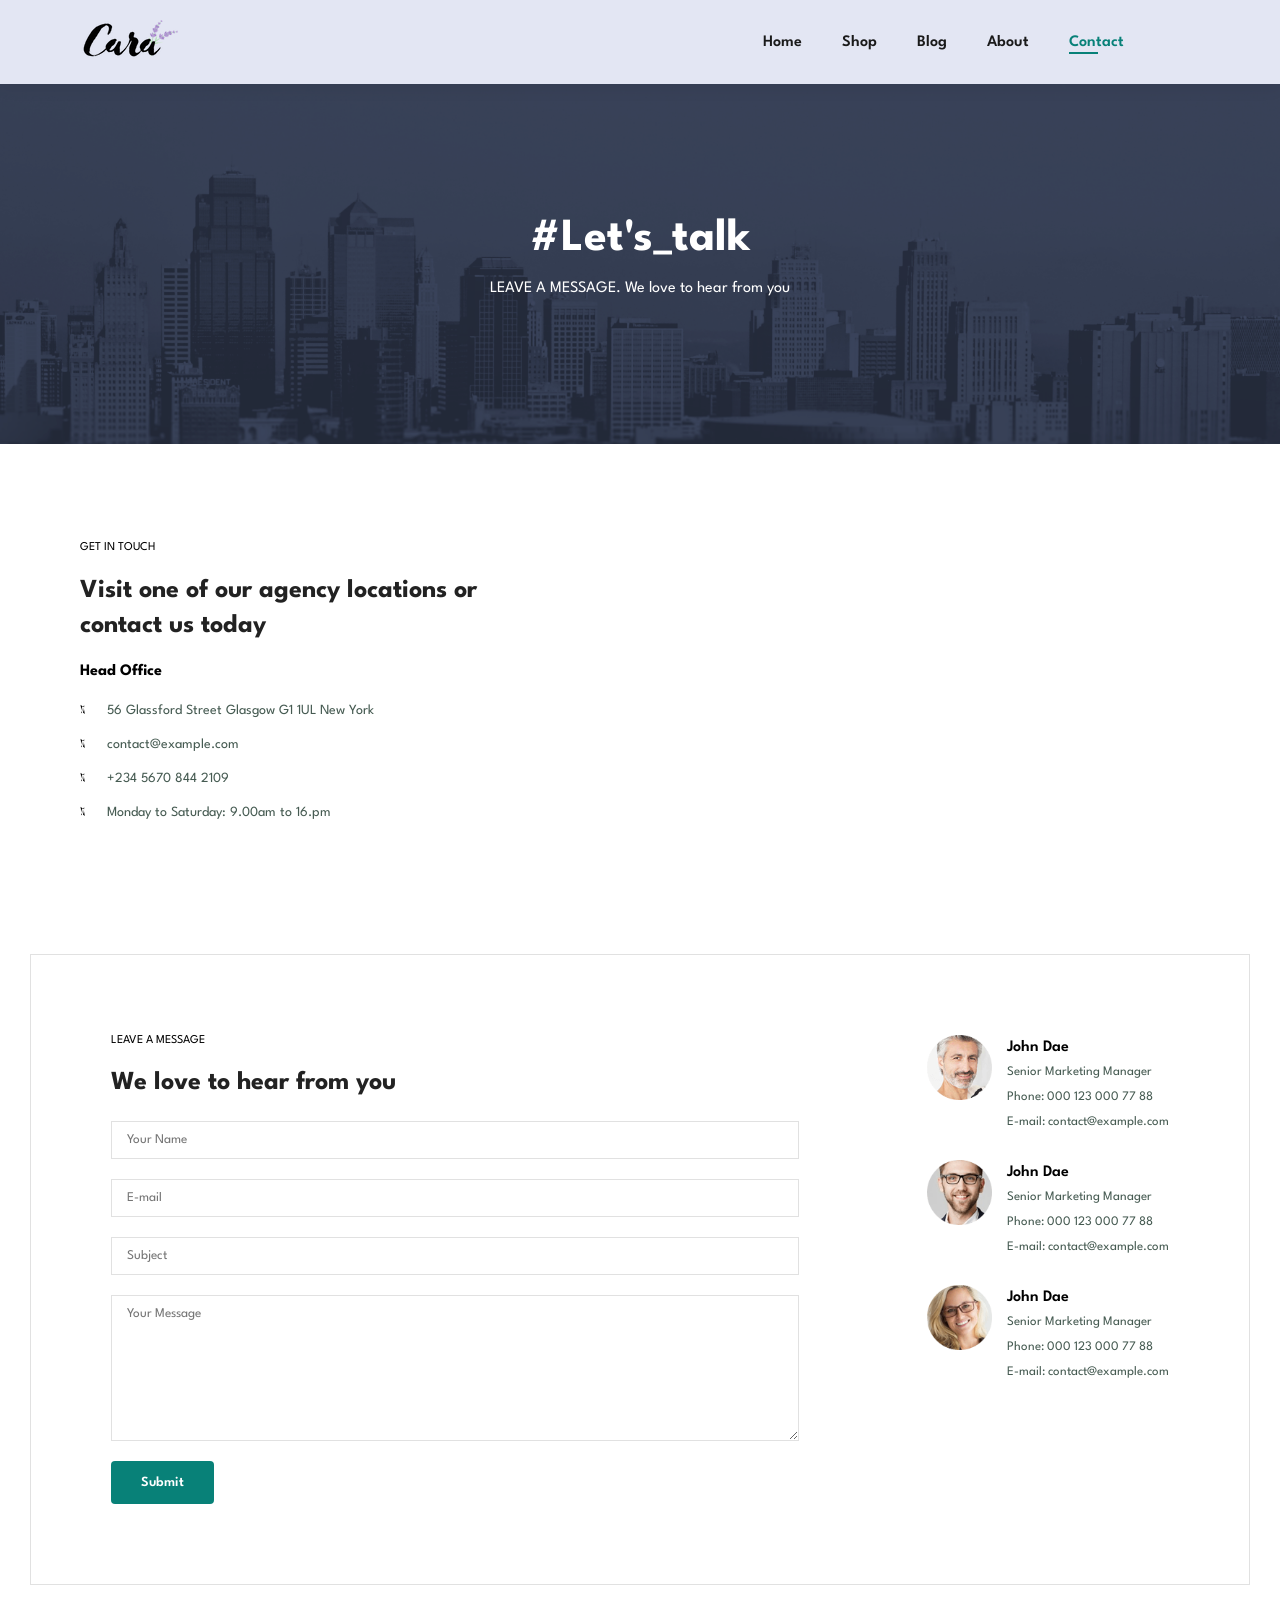
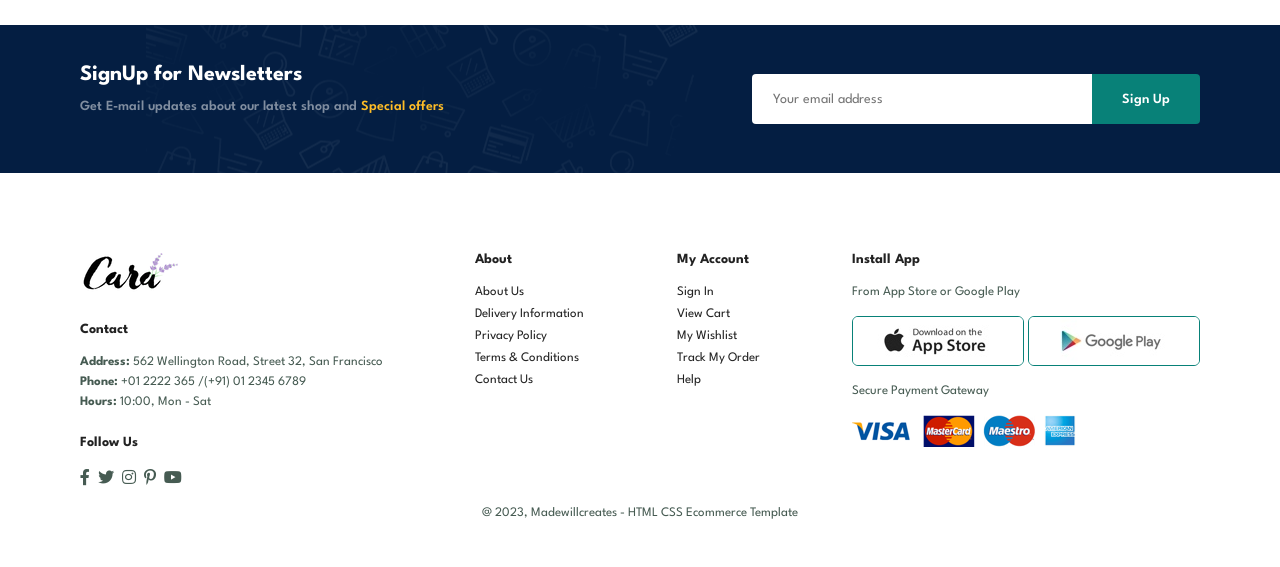
<file: contact.html>
<!DOCTYPE html>
<html lang="en">
<head>
    <meta charset="UTF-8">
    <meta name="viewport" content="width=device-width, initial-scale=1.0">
    <title>Document</title>
    <link rel="stylesheet" href="https://pro.fontawesome.com/releases/v5.10.0/css/all.css">
    <link rel="stylesheet" href="contact.css">
    <link rel="stylesheet" href="style.css">
    <link rel="stylesheet" href="shop.css">
    <link rel="stylesheet" href="about.css">
    <link rel="stylesheet" href="blog.css">
</head>
<body>
</head>
<body>
    <section id="header">
        <a href="#"><img src="img/logo.png" class="logo" alt=""></a>
        <div>
            <ul id="navbar">
                <li><a href="index.html">Home</a></li>
                <li><a href="shop.html">Shop</a></li>
                <li><a href="blog.html">Blog</a></li>
                <li><a href="about.html">About</a></li>
                <li><a class="active" href="contact.html">Contact</a></li>
                <li id="lg-bag"><a href="cart.html"><i class="far fa-shopping-bag"></i></a></li>
                <a href="#" id="close"><i class="far fa-times"></i></a>
            </ul>
        </div>
        <div id="mobile">
            <a href="cart.html"><i class="far fa-shopping-bag"></i></a>
            <i id="bar" class="fas fa-outdent"></i>
        </div>
    </section>
    <section id="page-header" class="about-header">
        <h2>#Let's_talk</h2>
        <p>LEAVE A MESSAGE. We love to hear from you</p>
    </section>
    <section id="contact-details" class="section-p1">
        <div class="details">
            <span>GET IN TOUCH</span>
            <h2>Visit one of our agency locations or contact us today</h2>
            <h3>Head Office</h3>
            <div>
                <li>
                    <i class="fal fa-map"></i>
                    <p>56 Glassford Street Glasgow G1 1UL New York</p>
                </li>
                <li>
                    <i class="fal fa-envelope"></i>
                    <p>contact@example.com</p>
                </li>
                <li>
                    <i class="fal fa-phone-alt"></i>
                    <p>+234 5670 844 2109</p>
                </li>
                <li>
                    <i class="fal fa-clock"></i>
                    <p>Monday to Saturday: 9.00am to 16.pm</p>
                </li>
            </div>
        </div>
        <div class="map">
            <iframe src="https://www.google.com/maps/embed?pb=!1m18!1m12!1m3!1d3955.771510163291!2d4.552127420067875!3d7.490461981651564!2m3!1f0!2f0!3f0!3m2!1i1024!2i768!4f13.1!3m3!1m2!1s0x10383709244c6427%3A0x930bcf60a44908e7!2sObafemi%20Awolowo%20university!5e0!3m2!1sen!2sng!4v1692571933686!5m2!1sen!2sng" width="600" height="450" style="border:0;" alloscreenloading="lazy" referrerpolicy="no-referrer-when-downgrade">
                #document(https://www.google.com/maps/embed?pb=!1m18!1m12!1m3!1d3955.771510163291!2d4.552127420067875!3d7.490461981651564!2m3!1f0!2f0!3f0!3m2!1i1024!2i768!4f13.1!3m3!1m2!1s0x10383709244c6427%3A0x930bcf60a44908e7!2sObafemi%20Awolowo%20university!5e0!3m2!1sen!2sng!4v1692571933686!5m2!1sen!2sng)
            </iframe>
        </div>
    </section>
    <section id="form-details">
        <form action="">
            <span>LEAVE A MESSAGE</span>
            <h2>We love to hear from you</h2>
            <input type="text" placeholder="Your Name">
            <input type="text" placeholder="E-mail">
            <input type="text" placeholder="Subject">
            <textarea name="" id="" cols="30" rows="10" placeholder="Your Message"></textarea>
            <button class="normal">Submit</button>
        </form>
        <div class="people">
            <div>
                <img src="img/people/1.png" alt="">
                <p>
                    <span>John Dae</span>
                    Senior Marketing Manager
                    <br>
                    Phone: 000 123 000 77 88
                    <br>
                    E-mail: contact@example.com
                </p>
            </div>
            <div>
                <img src="img/people/2.png" alt="">
                <p>
                    <span>John Dae</span>
                    Senior Marketing Manager
                    <br>
                    Phone: 000 123 000 77 88
                    <br>
                    E-mail: contact@example.com
                </p>
            </div>
            <div>
                <img src="img/people/3.png" alt="">
                <p>
                    <span>John Dae</span>
                    Senior Marketing Manager
                    <br>
                    Phone: 000 123 000 77 88
                    <br>
                    E-mail: contact@example.com
                </p>
            </div>
        </div>
    </section>

    <section id="newsletter" class="section-p1 section-m1">
        <div class="newstext">
            <h4>SignUp for Newsletters</h4>
            <p>
                Get E-mail updates about our latest shop and
                <span>Special offers</span>
            </p>
        </div>
        <div class="form">
            <input type="text" placeholder="Your email address">
            <button class="normal">Sign Up</button>

        </div>
    </section>
    <footer class="section-p1"> 
        <div class="col">
            <img class="logo" src="img/logo.png" alt="logo">
            <h4>Contact</h4>
            <p>
                <strong>Address:</strong>
                562 Wellington Road, Street 32, San Francisco
            </p>
            <p>
                <strong>Phone:</strong>
                +01 2222 365 /(+91) 01 2345 6789
            </p>
            <p>
                <strong>Hours:</strong>
                10:00, Mon - Sat
            </p>
            <div class="follow">
                <h4>Follow Us</h4>
                <div class="icon">
                    <i class="fab fa-facebook-f"></i>
                    <i class="fab fa-twitter"></i>
                    <i class="fab fa-instagram"></i>
                    <i class="fab fa-pinterest-p"></i>
                    <i class="fab fa-youtube"></i>
                </div>
            </div>
        </div>
        <div class="col">
            <h4>About</h4>
            <a href="#">About Us</a>
            <a href="#">Delivery Information</a>
            <a href="#">Privacy Policy</a>
            <a href="#">Terms & Conditions</a>
            <a href="#">Contact Us</a>
        </div>
        <div class="col">
            <h4>My Account</h4>
            <a href="#">Sign In</a>
            <a href="#">View Cart</a>
            <a href="#">My Wishlist</a>
            <a href="#">Track My Order</a>
            <a href="#">Help</a>
        </div>
        <div class="col install">
            <h4>Install App</h4>
            <p>From App Store or Google Play</p>
            <div class="row">
                <img src="img/pay/app.jpg" alt="app">
                <img src="img/pay/play.jpg" alt="play">
            </div>
            <p>Secure Payment Gateway</p>
            <img src="img/pay/pay.png" alt="payment">
        </div>
        <div class="copyright">
            <p>@ 2023, Madewillcreates - HTML CSS Ecommerce Template</p>
        </div>
    </footer>
    <script src="script.js"></script>
</body>
</html>
</file>
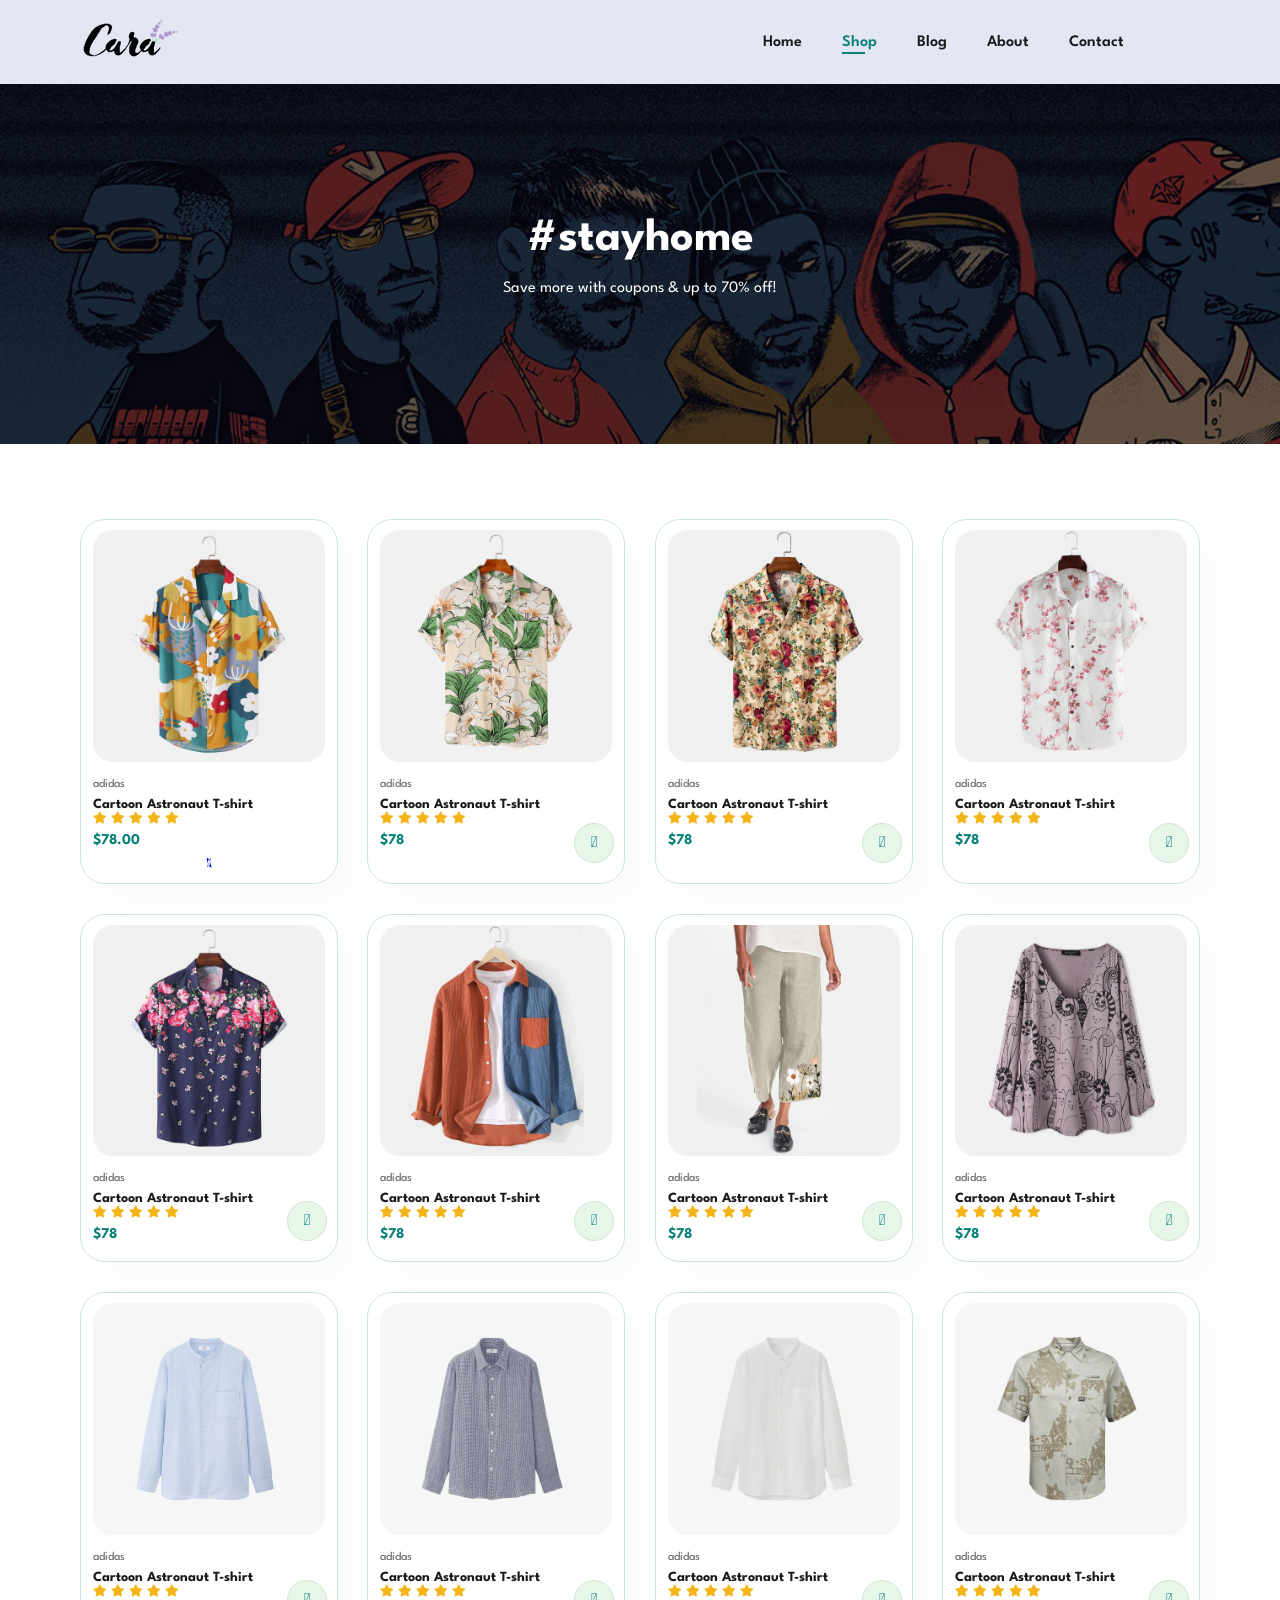
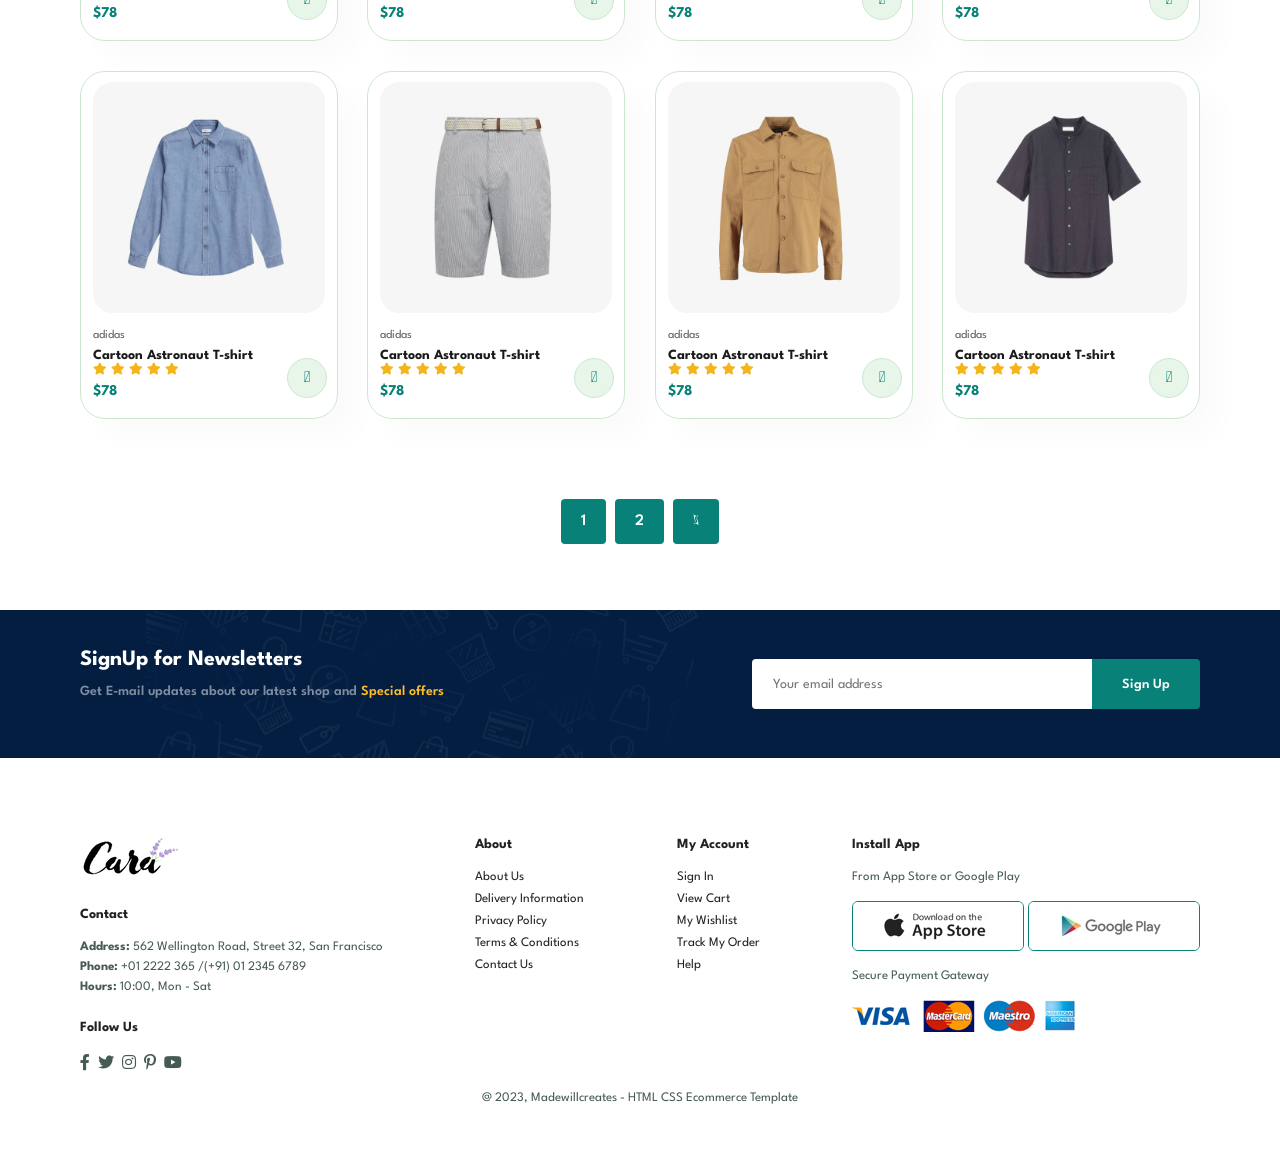
<file: shop.html>
<!DOCTYPE html>
<html lang="en">
<head>
    <meta charset="UTF-8">
    <meta name="viewport" content="width=device-width, initial-scale=1.0">
    <title>Tech2etc Ecommerce Tutorial</title>
    <link rel="stylesheet" href="https://pro.fontawesome.com/releases/v5.10.0/css/all.css">
    <link rel="stylesheet" href="style.css">
    <link rel="stylesheet" href="shop.css">
</head>
<body>
    <section id="header">
        <a href="#"><img src="img/logo.png" class="logo" alt=""></a>
        <div>
            <ul id="navbar">
                <li><a href="index.html">Home</a></li>
                <li><a class="active" href="shop.html">Shop</a></li>
                <li><a href="blog.html">Blog</a></li>
                <li><a href="about.html">About</a></li>
                <li><a href="contact.html">Contact</a></li>
                <li id="lg-bag"><a href="cart.html"><i class="far fa-shopping-bag"></i></a></li>
                <a href="#" id="close"><i class="far fa-times"></i></a>
            </ul>
        </div>
        <div id="mobile">
            <a href="cart.html"><i class="far fa-shopping-bag"></i></a>
            <i id="bar" class="fas fa-outdent"></i>
        </div>
    </section>
    <section id="page-header">
        <h2>#stayhome</h2>
        <p>Save more with coupons & up to 70% off!</p>
    </section>
    <section id="product1" class="section-p1">
        <div class="pro-container">
            <div class="pro" onclick="window.location.href='sproduct.html'">
                <img src="img/product1/p1.jpg" alt="Product 1">
                <div class="des">
                    <span>adidas</span>
                    <h5>Cartoon Astronaut T-shirt</h5>
                    <div class="star">
                        <i class="fas fa-star"></i>
                        <i class="fas fa-star"></i>
                        <i class="fas fa-star"></i>
                        <i class="fas fa-star"></i>
                        <i class="fas fa-star"></i>
                    </div>
                    <h4>$78.00</h4>
                </div>
                <a href="#">
                    <i class="fal fa-shopping-cart"></i>
                </a>
            </div>
            <div class="pro">
                <img src="img/product1/p2.jpg" alt="">
                <div class="des">
                    <span>adidas</span>
                    <h5>Cartoon Astronaut T-shirt</h5>
                    <div class="star">
                        <i class="fas fa-star"></i>
                        <i class="fas fa-star"></i>
                        <i class="fas fa-star"></i>
                        <i class="fas fa-star"></i>
                        <i class="fas fa-star"></i>
                    </div>
                    <h4>$78</h4>
                </div>
                <a href="#">
                    <i class="fal fa-shopping-cart cart"></i>
                </a>
            </div>
            <div class="pro">
                <img src="img/product1/p3.jpg" alt="Product 3">
                <div class="des">
                    <span>adidas</span>
                    <h5>Cartoon Astronaut T-shirt</h5>
                    <div class="star">
                        <i class="fas fa-star"></i>
                        <i class="fas fa-star"></i>
                        <i class="fas fa-star"></i>
                        <i class="fas fa-star"></i>
                        <i class="fas fa-star"></i>
                    </div>
                    <h4>$78</h4>
                </div>
                <a href="#">
                    <i class="fal fa-shopping-cart cart"></i>
                </a>
            </div>
            <div class="pro">
                <img src="img/product1/p4.jpg" alt="Product 4">
                <div class="des">
                    <span>adidas</span>
                    <h5>Cartoon Astronaut T-shirt</h5>
                    <div class="star">
                        <i class="fas fa-star"></i>
                        <i class="fas fa-star"></i>
                        <i class="fas fa-star"></i>
                        <i class="fas fa-star"></i>
                        <i class="fas fa-star"></i>
                    </div>
                    <h4>$78</h4>
                </div>
                <a href="#">
                    <i class="fal fa-shopping-cart cart"></i>
                </a>
            </div>
            <div class="pro">
                <img src="img/product1/p5.jpg" alt="Product 5">
                <div class="des">
                    <span>adidas</span>
                    <h5>Cartoon Astronaut T-shirt</h5>
                    <div class="star">
                        <i class="fas fa-star"></i>
                        <i class="fas fa-star"></i>
                        <i class="fas fa-star"></i>
                        <i class="fas fa-star"></i>
                        <i class="fas fa-star"></i>
                    </div>
                    <h4>$78</h4>
                </div>
                <a href="#">
                    <i class="fal fa-shopping-cart cart"></i>
                </a>
            </div>
            <div class="pro">
                <img src="img/product1/p6.jpg" alt="Product 6">
                <div class="des">
                    <span>adidas</span>
                    <h5>Cartoon Astronaut T-shirt</h5>
                    <div class="star">
                        <i class="fas fa-star"></i>
                        <i class="fas fa-star"></i>
                        <i class="fas fa-star"></i>
                        <i class="fas fa-star"></i>
                        <i class="fas fa-star"></i>
                    </div>
                    <h4>$78</h4>
                </div>
                <a href="#">
                    <i class="fal fa-shopping-cart cart"></i>
                </a>
            </div>
            <div class="pro">
                <img src="img/product1/p7.jpg" alt="Product 7">
                <div class="des">
                    <span>adidas</span>
                    <h5>Cartoon Astronaut T-shirt</h5>
                    <div class="star">
                        <i class="fas fa-star"></i>
                        <i class="fas fa-star"></i>
                        <i class="fas fa-star"></i>
                        <i class="fas fa-star"></i>
                        <i class="fas fa-star"></i>
                    </div>
                    <h4>$78</h4>
                </div>
                <a href="#">
                    <i class="fal fa-shopping-cart cart"></i>
                </a>
            </div>
            <div class="pro">
                <img src="img/product1/p8.jpg" alt="Product 8">
                <div class="des">
                    <span>adidas</span>
                    <h5>Cartoon Astronaut T-shirt</h5>
                    <div class="star">
                        <i class="fas fa-star"></i>
                        <i class="fas fa-star"></i>
                        <i class="fas fa-star"></i>
                        <i class="fas fa-star"></i>
                        <i class="fas fa-star"></i>
                    </div>
                    <h4>$78</h4>
                </div>
                <a href="#">
                    <i class="fal fa-shopping-cart cart"></i>
                </a>
            </div>
            <div class="pro">
                <img src="img/product2/n1.jpg" alt="Product 1">
                <div class="des">
                    <span>adidas</span>
                    <h5>Cartoon Astronaut T-shirt</h5>
                    <div class="star">
                        <i class="fas fa-star"></i>
                        <i class="fas fa-star"></i>
                        <i class="fas fa-star"></i>
                        <i class="fas fa-star"></i>
                        <i class="fas fa-star"></i>
                    </div>
                    <h4>$78</h4>
                </div>
                <a href="#">
                    <i class="fal fa-shopping-cart cart"></i>
                </a>
            </div>
            <div class="pro">
                <img src="img/product2/n2.jpg" alt="">
                <div class="des">
                    <span>adidas</span>
                    <h5>Cartoon Astronaut T-shirt</h5>
                    <div class="star">
                        <i class="fas fa-star"></i>
                        <i class="fas fa-star"></i>
                        <i class="fas fa-star"></i>
                        <i class="fas fa-star"></i>
                        <i class="fas fa-star"></i>
                    </div>
                    <h4>$78</h4>
                </div>
                <a href="#">
                    <i class="fal fa-shopping-cart cart"></i>
                </a>
            </div>
            <div class="pro">
                <img src="img/product2/n3.jpg" alt="Product 3">
                <div class="des">
                    <span>adidas</span>
                    <h5>Cartoon Astronaut T-shirt</h5>
                    <div class="star">
                        <i class="fas fa-star"></i>
                        <i class="fas fa-star"></i>
                        <i class="fas fa-star"></i>
                        <i class="fas fa-star"></i>
                        <i class="fas fa-star"></i>
                    </div>
                    <h4>$78</h4>
                </div>
                <a href="#">
                    <i class="fal fa-shopping-cart cart"></i>
                </a>
            </div>
            <div class="pro">
                <img src="img/product2/n4.jpg" alt="Product 4">
                <div class="des">
                    <span>adidas</span>
                    <h5>Cartoon Astronaut T-shirt</h5>
                    <div class="star">
                        <i class="fas fa-star"></i>
                        <i class="fas fa-star"></i>
                        <i class="fas fa-star"></i>
                        <i class="fas fa-star"></i>
                        <i class="fas fa-star"></i>
                    </div>
                    <h4>$78</h4>
                </div>
                <a href="#">
                    <i class="fal fa-shopping-cart cart"></i>
                </a>
            </div>
            <div class="pro">
                <img src="img/product2/n5.jpg" alt="Product 5">
                <div class="des">
                    <span>adidas</span>
                    <h5>Cartoon Astronaut T-shirt</h5>
                    <div class="star">
                        <i class="fas fa-star"></i>
                        <i class="fas fa-star"></i>
                        <i class="fas fa-star"></i>
                        <i class="fas fa-star"></i>
                        <i class="fas fa-star"></i>
                    </div>
                    <h4>$78</h4>
                </div>
                <a href="#">
                    <i class="fal fa-shopping-cart cart"></i>
                </a>
            </div>
            <div class="pro">
                <img src="img/product2/n6.jpg" alt="Product 6">
                <div class="des">
                    <span>adidas</span>
                    <h5>Cartoon Astronaut T-shirt</h5>
                    <div class="star">
                        <i class="fas fa-star"></i>
                        <i class="fas fa-star"></i>
                        <i class="fas fa-star"></i>
                        <i class="fas fa-star"></i>
                        <i class="fas fa-star"></i>
                    </div>
                    <h4>$78</h4>
                </div>
                <a href="#">
                    <i class="fal fa-shopping-cart cart"></i>
                </a>
            </div>
            <div class="pro">
                <img src="img/product2/n7.jpg" alt="Product 7">
                <div class="des">
                    <span>adidas</span>
                    <h5>Cartoon Astronaut T-shirt</h5>
                    <div class="star">
                        <i class="fas fa-star"></i>
                        <i class="fas fa-star"></i>
                        <i class="fas fa-star"></i>
                        <i class="fas fa-star"></i>
                        <i class="fas fa-star"></i>
                    </div>
                    <h4>$78</h4>
                </div>
                <a href="#">
                    <i class="fal fa-shopping-cart cart"></i>
                </a>
            </div>
            <div class="pro">
                <img src="img/product2/n8.jpg" alt="Product 8">
                <div class="des">
                    <span>adidas</span>
                    <h5>Cartoon Astronaut T-shirt</h5>
                    <div class="star">
                        <i class="fas fa-star"></i>
                        <i class="fas fa-star"></i>
                        <i class="fas fa-star"></i>
                        <i class="fas fa-star"></i>
                        <i class="fas fa-star"></i>
                    </div>
                    <h4>$78</h4>
                </div>
                <a href="#">
                    <i class="fal fa-shopping-cart cart"></i>
                </a>
            </div>
        </div>
    </section>
    <section id="pagination" class="section-p1">
        <a href="">1</a>
        <a href="">2</a>
        <a href="">
            <i class="fal fa-long-arrow-alt-right"></i>
        </a>
    </section>
    <section id="newsletter" class="section-p1 section-m1">
        <div class="newstext">
            <h4>SignUp for Newsletters</h4>
            <p>
                Get E-mail updates about our latest shop and
                <span>Special offers</span>
            </p>
        </div>
        <div class="form">
            <input type="text" placeholder="Your email address">
            <button class="normal">Sign Up</button>

        </div>
    </section>
    <footer class="section-p1"> 
        <div class="col">
            <img class="logo" src="img/logo.png" alt="logo">
            <h4>Contact</h4>
            <p>
                <strong>Address:</strong>
                562 Wellington Road, Street 32, San Francisco
            </p>
            <p>
                <strong>Phone:</strong>
                +01 2222 365 /(+91) 01 2345 6789
            </p>
            <p>
                <strong>Hours:</strong>
                10:00, Mon - Sat
            </p>
            <div class="follow">
                <h4>Follow Us</h4>
                <div class="icon">
                    <i class="fab fa-facebook-f"></i>
                    <i class="fab fa-twitter"></i>
                    <i class="fab fa-instagram"></i>
                    <i class="fab fa-pinterest-p"></i>
                    <i class="fab fa-youtube"></i>
                </div>
            </div>
        </div>
        <div class="col">
            <h4>About</h4>
            <a href="#">About Us</a>
            <a href="#">Delivery Information</a>
            <a href="#">Privacy Policy</a>
            <a href="#">Terms & Conditions</a>
            <a href="#">Contact Us</a>
        </div>
        <div class="col">
            <h4>My Account</h4>
            <a href="#">Sign In</a>
            <a href="#">View Cart</a>
            <a href="#">My Wishlist</a>
            <a href="#">Track My Order</a>
            <a href="#">Help</a>
        </div>
        <div class="col install">
            <h4>Install App</h4>
            <p>From App Store or Google Play</p>
            <div class="row">
                <img src="img/pay/app.jpg" alt="app">
                <img src="img/pay/play.jpg" alt="play">
            </div>
            <p>Secure Payment Gateway</p>
            <img src="img/pay/pay.png" alt="payment">
        </div>
        <div class="copyright">
            <p>@ 2023, Madewillcreates - HTML CSS Ecommerce Template</p>
        </div>
    </footer>
    <script src="script.js"></script>
</body>
</html>
</file>
<file: style.css>
@import url("https://fonts.googleapis.com/css2?family=Spartan:wght@100;200;300;400;500;600;700;800;900&display=swap");

* {
  margin: 0;
  padding: 0;
  box-sizing: border-box;
  font-family: "Spartan", sans-serif;
}

h1 { font-size: 50px; line-height: 64px; color: #222; }
h2 { font-size: 46px; line-height: 54px; color: #222; }
h4 { font-size: 20px; color: #222; }
h6 { font-weight: 700; font-size: 12px; }
p { font-size: 16px; color: #465b52; margin: 15px 0 20px 0; }

.section-p1 { padding: 40px 80px; }
.section-m1 { margin: 40px 0; }

button.normal {
  font-size: 14px;
  font-weight: 600;
  padding: 15px 30px;
  color: #000;
  background-color: #fff;
  border-radius: 4px;
  cursor: pointer;
  border: none;
  outline: none;
  transition: 0.2s;
}

/* Header Start */
#header {
  display: flex;
  align-items: center;
  justify-content: space-between;
  padding: 20px 80px;
  background: #e3e6f3;
  box-shadow: 0 5px 15px rgba(0, 0, 0, 0.06);
  z-index: 999;
  position: sticky;
  top: 0;
  left: 0;
}

#navbar {
  display: flex;
  align-items: center;
  justify-content: center;
}

#navbar li {
  list-style: none;
  padding: 0 20px;
  position: relative;
}

#navbar li a {
  text-decoration: none;
  font-size: 16px;
  font-weight: 600;
  color: #1a1a1a;
  transition: 0.3s ease;
}

#navbar li a:hover,
#navbar li a.active {
  color: #088178;
}

#navbar li a.active::after,
#navbar li a:hover::after {
  content: "";
  width: 30%;
  height: 2px;
  background: #088178;
  position: absolute;
  bottom: -4px;
  left: 20px;
}

/* Hero Section */
#hero {
  background-image: url("img/hero4.png");
  height: 90vh;
  width: 100%;
  background-size: cover;
  background-position: top 25% right 0;
  padding: 0 80px;
  display: flex;
  flex-direction: column;
  align-items: flex-start;
  justify-content: center;
}

#hero h4 { padding-bottom: 15px; }
#hero h1 { color: #088178; }
#hero button {
  background-image: url("img/shopbutton.png");
  background-color: transparent;
  color: #088178;
  border: 0;
  padding: 14px 80px 14px 65px;
  background-repeat: no-repeat;
  cursor: pointer;
  font-weight: 700;
  font-size: 15px;
}

/* Feature Section */
#feature {
  display: flex;
  align-items: center;
  justify-content: space-between;
  flex-wrap: wrap;
}

#feature .fe-box {
  width: 180px;
  text-align: center;
  padding: 25px 15px;
  box-shadow: 20px 20px 34px rgba(0, 0, 0, 0.03);
  border: 1px solid #cce7d0;
  border-radius: 4px;
  margin: 15px 0;
  transition: 0.3 ease;
}

#feature .fe-box:hover {
  box-shadow: 10px 10px 54px rgba(70, 62, 221, 0.1);
}

#feature .fe-box img {
    width: 100%;
    margin-bottom: 10px;
}

#feature .fe-box h6 {
    display: inline-block;
    padding: 9px 8px 6px 8px;
    line-height: 1;
    border-radius: 4px;
    color: #088178;
    background-color: #fddde4; /* Default bg */
}

/* Specific background colors for the labels to match the clone exactly */
#feature .fe-box:nth-child(2) h6 {
    background-color: #cdebbc;
}

#feature .fe-box:nth-child(3) h6 {
    background-color: #d1e8f2;
}

#feature .fe-box:nth-child(4) h6 {
    background-color: #cdd4f8;
}

#feature .fe-box:nth-child(5) h6 {
    background-color: #f6dbf6;
}

#feature .fe-box:nth-child(6) h6 {
    background-color: #fff2e5;
}

/* Product Section */
#product1 { text-align: center; }

#product1 .pro-container {
  display: flex;
  justify-content: space-between;
  padding-top: 20px;
  flex-wrap: wrap;
}

#product1 .pro {
  width: 23%;
  min-width: 250px;
  padding: 10px 12px;
  border: 1px solid #cce7d0;
  border-radius: 25px;
  cursor: pointer;
  box-shadow: 20px 20px 30px rgba(0, 0, 0, 0.02);
  margin: 15px 0;
  transition: 0.2s ease;
  position: relative;
}

#product1 .pro:hover {
  box-shadow: 20px 20px 30px rgba(0, 0, 0, 0.06);
}

#product1 .pro img {
  width: 100%;
  border-radius: 20px;
}

#product1 .pro .des {
  text-align: start;
  padding: 10px 0;
}

#product1 .pro .des span {
  color: #606063;
  font-size: 12px;
}

#product1 .pro .des h5 {
  padding-top: 7px;
  color: #1a1a1a;
  font-size: 14px;
}

#product1 .pro .des i {
  font-size: 12px;
  color: rgb(243, 181, 25);
}

#product1 .pro .des h4 {
  padding-top: 7px;
  font-size: 15px;
  font-weight: 700;
  color: #088178;
}

#product1 .pro .cart {
  width: 40px;
  height: 40px;
  line-height: 40px;
  border-radius: 50px;
  background-color: #e8f6ea;
  font-weight: 500;
  color: #088178;
  border: 1px solid #cce7d0;
  position: absolute;
  bottom: 20px;
  right: 10px;
}

/* Banner Section */
#banner {
  display: flex;
  flex-direction: column;
  justify-content: center;
  align-items: center;
  text-align: center;
  background-image: url("img/banner/b2.jpg");
  width: 100%;
  height: 40vh;
  background-size: cover;
  background-position: center;
}

#banner h4 { color: #fff; font-size: 16px; }
#banner h2 { color: #fff; font-size: 30px; padding: 10px 0; }
#banner h2 span { color: #ef3636; }
#banner button:hover { background: #088178; color: #fff; }

#sm-banner {
    display: flex;
    justify-content: space-between;
    flex-wrap: wrap;
}

#sm-banner .banner-box {
    display: flex;
    flex-direction: column;
    justify-content: center;
    align-items: flex-start;
    background-image: url("img/banner/b17.jpg");
    min-width: 580px;
    height: 50vh;
    background-size: cover;
    background-position: center;
    padding: 30px;
}

/* Second banner image */
#sm-banner .banner-box2 {
    background-image: url("img/banner/b10.jpg");
}

#sm-banner h4 {
    color: #fff;
    font-size: 20px;
    font-weight: 300;
}

#sm-banner h2 {
    color: #fff;
    font-size: 28px;
    font-weight: 800;
}

#sm-banner span {
    color: #fff;
    font-size: 14px;
    font-weight: 500;
    padding-bottom: 15px;
}

/* Button Styling */
#sm-banner .banner-box .white {
    font-size: 13px;
    font-weight: 600;
    padding: 11px 18px;
    color: #fff;
    background-color: transparent;
    cursor: pointer;
    border: 1px solid #fff;
    border-radius: 4px;
    outline: none;
    transition: 0.3s ease;
}

#sm-banner .banner-box:hover button {
    background: #088178;
    border: 1px solid #088178;
}

#banner3 {
    display: flex;
    justify-content: space-between;
    flex-wrap: wrap;
    padding: 0 80px;
}

#banner3 .banner-box {
    display: flex;
    flex-direction: column;
    justify-content: center;
    align-items: flex-start;
    background-image: url("img/banner/b7.jpg");
    min-width: 30%;
    height: 30vh;
    background-size: cover;
    background-position: center;
    padding: 20px;
    margin-bottom: 20px;
}

/* Backgrounds for the 2nd and 3rd boxes */
#banner3 .banner-box2 {
    background-image: url("img/banner/b4.jpg");
}

#banner3 .banner-box3 {
    background-image: url("img/banner/b18.jpg");
}

#banner3 h2 {
    color: #fff;
    font-weight: 900;
    font-size: 22px;
}

#banner3 h3 {
    color: #ec544e;
    font-weight: 800;
    font-size: 15px;
}

/* Newsletter Section */
#newsletter {
    display: flex;
    justify-content: space-between;
    flex-wrap: wrap;
    align-items: center;
    background-image: url("img/banner/b14.png");
    background-repeat: no-repeat;
    background-position: 20% 30%;
    background-color: #041e42;
}

#newsletter h4 {
    font-size: 22px;
    font-weight: 700;
    color: #fff;
}

#newsletter p {
    font-size: 14px;
    font-weight: 600;
    color: #818ea0;
}

#newsletter p span {
    color: #ffbd27;
}

#newsletter .form {
    display: flex;
    width: 40%;
}

#newsletter input {
    height: 3.125rem;
    padding: 0 1.25rem;
    font-size: 14px;
    width: 100%;
    border: 1px solid transparent;
    border-radius: 4px;
    outline: none;
    border-top-right-radius: 0;
    border-bottom-right-radius: 0;
}

#newsletter button {
    background-color: #088178;
    color: #fff;
    white-space: nowrap;
    border-top-left-radius: 0;
    border-bottom-left-radius: 0;
    padding: 15px 30px;
    border: none;
    cursor: pointer;
}

/* Footer Section */
footer {
    display: flex;
    flex-wrap: wrap;
    justify-content: space-between;
}

footer .col {
    display: flex;
    flex-direction: column;
    align-items: flex-start;
    margin-bottom: 20px;
}

footer .logo {
    margin-bottom: 30px;
}

footer h4 {
    font-size: 14px;
    padding-bottom: 20px;
}

footer p {
    font-size: 13px;
    margin: 0 0 8px 0;
}

footer a {
    font-size: 13px;
    text-decoration: none;
    color: #222;
    margin-bottom: 10px;
}

footer .follow {
    margin-top: 20px;
}

footer .follow i {
    color: #465b52;
    padding-right: 4px;
    cursor: pointer;
}

footer .install .row img {
    border: 1px solid #088178;
    border-radius: 6px;
}

footer .install img {
    margin: 10px 0 15px 0;
}

footer .follow i:hover,
footer a:hover {
    color: #088178;
}

footer .copyright {
    width: 100%;
    text-align: center;
}

/* Mobile Responsive Styles */
#mobile {
    display: none;
    align-items: center;
}

#close {
    display: none;
}

@media (max-width: 799px) {
    #navbar {
        display: flex;
        flex-direction: column;
        align-items: flex-start;
        justify-content: flex-start;
        position: fixed;
        top: 0;
        right: -300px; /* Hidden state */
        height: 100vh;
        width: 300px;
        background-color: #e3e6f3;
        box-shadow: 0 40px 60px rgba(0, 0, 0, 0.1);
        padding: 80px 0 0 10px;
        transition: 0.3s;
    }

    /* This is the class your JS will toggle */
    #navbar.active {
        right: 0px;
    }

    #navbar li {
        margin-bottom: 25px;
    }

    #mobile {
        display: flex;
        align-items: center;
    }

    #mobile i {
        color: #1a1a1a;
        font-size: 24px;
        padding-left: 20px;
        cursor: pointer;
    }

    #close {
        display: initial;
        position: absolute;
        top: 30px;
        left: 30px;
        color: #222;
        font-size: 24px;
    }

    #lg-bag {
        display: none; /* Hide the bag icon from the main list on mobile */
    }
}

@media (max-width: 799px) {
    .section-p1 {
        padding: 40px 40px;
    }

    #hero {
        height: 70vh;
        padding: 0 40px;
        background-position: top 30% right 30%;
    }

    #feature {
        justify-content: center;
    }

    #feature .fe-box {
        margin: 15px 15px;
    }

    #product1 .pro-container {
        justify-content: center;
    }

    #product1 .pro {
        margin: 15px;
    }

    #banner {
        height: 20vh;
    }

    #sm-banner .banner-box {
        min-width: 100%;
        height: 30vh;
    }

    #banner3 {
        padding: 0 40px;
    }

    #banner3 .banner-box {
        width: 100%;
    }

    #newsletter .form {
        width: 100%;
    }
}

@media (max-width: 477px) {
    .section-p1 {
        padding: 20px;
    }

    #header {
        padding: 10px 30px;
    }

    h1 {
        font-size: 38px;
    }

    h2 {
        font-size: 32px;
    }

    #hero {
        padding: 0 20px;
        background-position: top 30% right 20%;
    }

    #feature .fe-box {
        width: 155px;
        margin: 0 0 15px 0;
    }

    #product1 .pro {
        width: 100%;
    }

    #banner {
        height: 40vh;
    }

    #sm-banner .banner-box {
        height: 40vh;
    }

    #sm-banner .banner-box2 {
        margin-top: 20px;
    }

    #banner3 {
        padding: 0 20px;
    }

    #banner3 .banner-box {
        height: 25vh;
    }

    #newsletter {
        padding: 40px 20px;
    }

    #newsletter .form {
        flex-direction: column; /* Stack input and button */
    }

    #newsletter input {
        width: 100%;
        margin-bottom: 10px;
        border-radius: 4px;
    }

    #newsletter button {
        width: 100%;
        border-radius: 4px;
    }

    footer .copyright {
        text-align: start;
    }
}
</file>
<file: blog.css>
/* Blog Page Header Override */
.blog-header {
    background-image: url("img/banner/b19.jpg") !important;
}

#blog {
    padding: 150px 150px 0 150px;
}

#blog .blog-box {
    display: flex;
    align-items: center;
    width: 100%;
    position: relative;
    padding-bottom: 90px;
}

#blog .blog-img {
    width: 50%;
    margin-right: 40px;
}

#blog img {
    width: 100%;
    height: 300px;
    object-fit: cover;
}

#blog .blog-details {
    width: 50%;
}

#blog .blog-details a {
    text-decoration: none;
    font-size: 11px;
    color: #000;
    font-weight: 700;
    position: relative;
    transition: 0.3s;
}

#blog .blog-details a::after {
    content: "";
    width: 50px;
    height: 1px;
    background-color: #000;
    position: absolute;
    top: 4px;
    right: -60px;
}

#blog .blog-details a:hover {
    color: #088178;
}

#blog .blog-details a:hover::after {
    background-color: #088178;
}

/* Floating Date Styling */
#blog .blog-box h1 {
    position: absolute;
    top: -40px;
    left: 0;
    font-size: 70px;
    font-weight: 700;
    color: #c9cbce;
    z-index: -1;
}

@media (max-width: 799px) {
    #blog {
        padding: 100px 20px 0 20px;
    }

    #blog .blog-box {
        display: flex;
        flex-direction: column; /* Stack vertically */
        align-items: flex-start;
    }

    #blog .blog-img {
        width: 100%;
        margin-right: 0;
        margin-bottom: 30px;
    }

    #blog .blog-details {
        width: 100%;
    }
}
</file>
<file: shop.css>
/* Shop Page Header */
#page-header {
    background-image: url("img/banner/b1.jpg");
    width: 100%;
    height: 40vh;
    background-size: cover;
    display: flex;
    justify-content: center;
    text-align: center;
    flex-direction: column;
    padding: 14px;
}

#page-header h2, 
#page-header p {
    color: #fff;
}

/* Pagination Styles */
#pagination {
    text-align: center;
}

#pagination a {
    text-decoration: none;
    background-color: #088178;
    padding: 15px 20px;
    border-radius: 4px;
    color: #fff;
    font-weight: 600;
    transition: 0.3s ease;
}

#pagination a i {
    font-size: 16px;
    font-weight: 600;
}

#pagination a:hover {
    background-color: #066b64; /* Slightly darker teal for hover */
}

/* Logic for spacing between page numbers */
#pagination a:not(:last-child) {
    margin-right: 5px;
}
</file>
<file: contact.css>
/* Contact Page Header Override */
.contact-header {
    background-image: url("img/about/banner.png") !important;
}

#contact-details {
    display: flex;
    align-items: center;
    justify-content: space-between;
}

#contact-details .details {
    width: 40%;
}

#contact-details .details span,
#form-details form span {
    font-size: 12px;
}

#contact-details .details h2,
#form-details form h2 {
    font-size: 26px;
    line-height: 35px;
    padding: 20px 0;
}

#contact-details .details h3 {
    font-size: 16px;
    padding-bottom: 15px;
}

#contact-details .details li {
    list-style: none;
    display: flex;
    padding: 10px 0;
}

#contact-details .details li i {
    font-size: 14px;
    padding-right: 22px;
}

#contact-details .details li p {
    margin: 0;
    font-size: 14px;
}

#contact-details .map {
    width: 55%;
    height: 400px;
}

#contact-details .map iframe {
    width: 100%;
    height: 100%;
}

/* Form Details Section */
#form-details {
    display: flex;
    justify-content: space-between;
    margin: 30px;
    padding: 80px;
    border: 1px solid #e1e1e1;
}

#form-details form {
    width: 65%;
    display: flex;
    flex-direction: column;
    align-items: flex-start;
}

#form-details form input,
#form-details form textarea {
    width: 100%;
    padding: 12px 15px;
    outline: none;
    margin-bottom: 20px;
    border: 1px solid #e1e1e1;
}

#form-details form button {
    background-color: #088178;
    color: #fff;
}

#form-details .people div {
    padding-bottom: 25px;
    display: flex;
    align-items: flex-start;
}

#form-details .people div img {
    width: 65px;
    height: 65px;
    object-fit: cover;
    margin-right: 15px;
}

#form-details .people div p {
    margin: 0;
    font-size: 13px;
    line-height: 25px;
}

#form-details .people div p span {
    display: block;
    font-size: 16px;
    font-weight: 600;
    color: #000;
}
</file>
<file: about.css>
/* About Page Header Override */
.about-header {
    background-image: url("img/about/b20.png") !important;
}

#about-head {
    display: flex;
    align-items: center;
}

#about-head img {
    width: 50%;
    height: auto;
}

#about-head div {
    padding-left: 40px;
}

/* About App Section */
#about-app {
    text-align: center;
}

#about-app .video {
    width: 70%;
    height: 100%;
    margin: 30px auto 0 auto;
}

#about-app .video video {
    width: 100%;
    height: 100%;
    border-radius: 20px;
}
</file>
<file: cart.css>
/* --- Global & Cart Table Styles --- */
#cart {
    overflow-x: auto;
    padding: 40px 80px;
}

#cart table {
    width: 100%;
    border-collapse: collapse;
    table-layout: fixed;
    white-space: nowrap;
}

#cart table img {
    width: 70px;
}

#cart table td {
    padding: 15px 0;
    text-align: center;
    font-size: small;
}

#cart table td:nth-child(1) {
    width: 100px;
    text-align: center;
}

#cart table td:nth-child(2) {
    width: 150px;
    text-align: center;
}

#cart table td:nth-child(3) {
    width: 250px;
    text-align: center;
}

#cart table td:nth-child(4),
#cart table td:nth-child(5),
#cart table td:nth-child(6) {
    width: 150px;
    text-align: center;
}

#cart table td input {
    width: 70px;
    padding: 10px 5px 10px 15px;
}

#cart table thead {
    border: 1px solid #e2e9e1;
    border-left: none;
    border-right: none;
}

#cart table thead td {
    font-weight: 700;
    text-transform: uppercase;
    font-size: 13px;
    padding: 18px 0;
}

/* --- Cart Add-Ons (Coupon & Subtotal) --- */
#cart-add {
    display: flex;
    flex-wrap: wrap;
    justify-content: space-between;
    padding: 40px 80px;
}

#coupon {
    width: 50%;
    margin-bottom: 30px;
}

#coupon h3, #subtotal h3 {
    padding-bottom: 15px;
}

#coupon input {
    padding: 10px 20px;
    outline: none;
    width: 60%;
    margin-right: 10px;
    border: 1px solid #e2e9e1;
}

#coupon button, #subtotal button {
    background-color: #088178;
    color: #fff;
    padding: 12px 20px;
    font-weight: 600;
    cursor: pointer;
    border: none;
    outline: none;
    transition: 0.2s;
}

#subtotal {
    width: 45%;
    margin-bottom: 30px;
    border: 1px solid #e2e9e1;
    padding: 30px;
}

#subtotal table {
    border-collapse: collapse;
    width: 100%;
    margin-bottom: 20px;
}

#subtotal table td {
    width: 50%;
    border: 1px solid #e2e9e1;
    padding: 10px;
    font-size: 13px;
}

#subtotal button {
    background-color: #088178;
    color: #fff;
    padding: 12px 20px;
}

/* --- Responsive Media Queries --- */
@media (max-width: 799px) {
    #cart {
        padding: 40px 20px;
    }

    #cart-add {
        padding: 40px 20px;
        flex-direction: column;
    }

    #coupon, #subtotal {
        width: 100%;
    }
}
</file>
